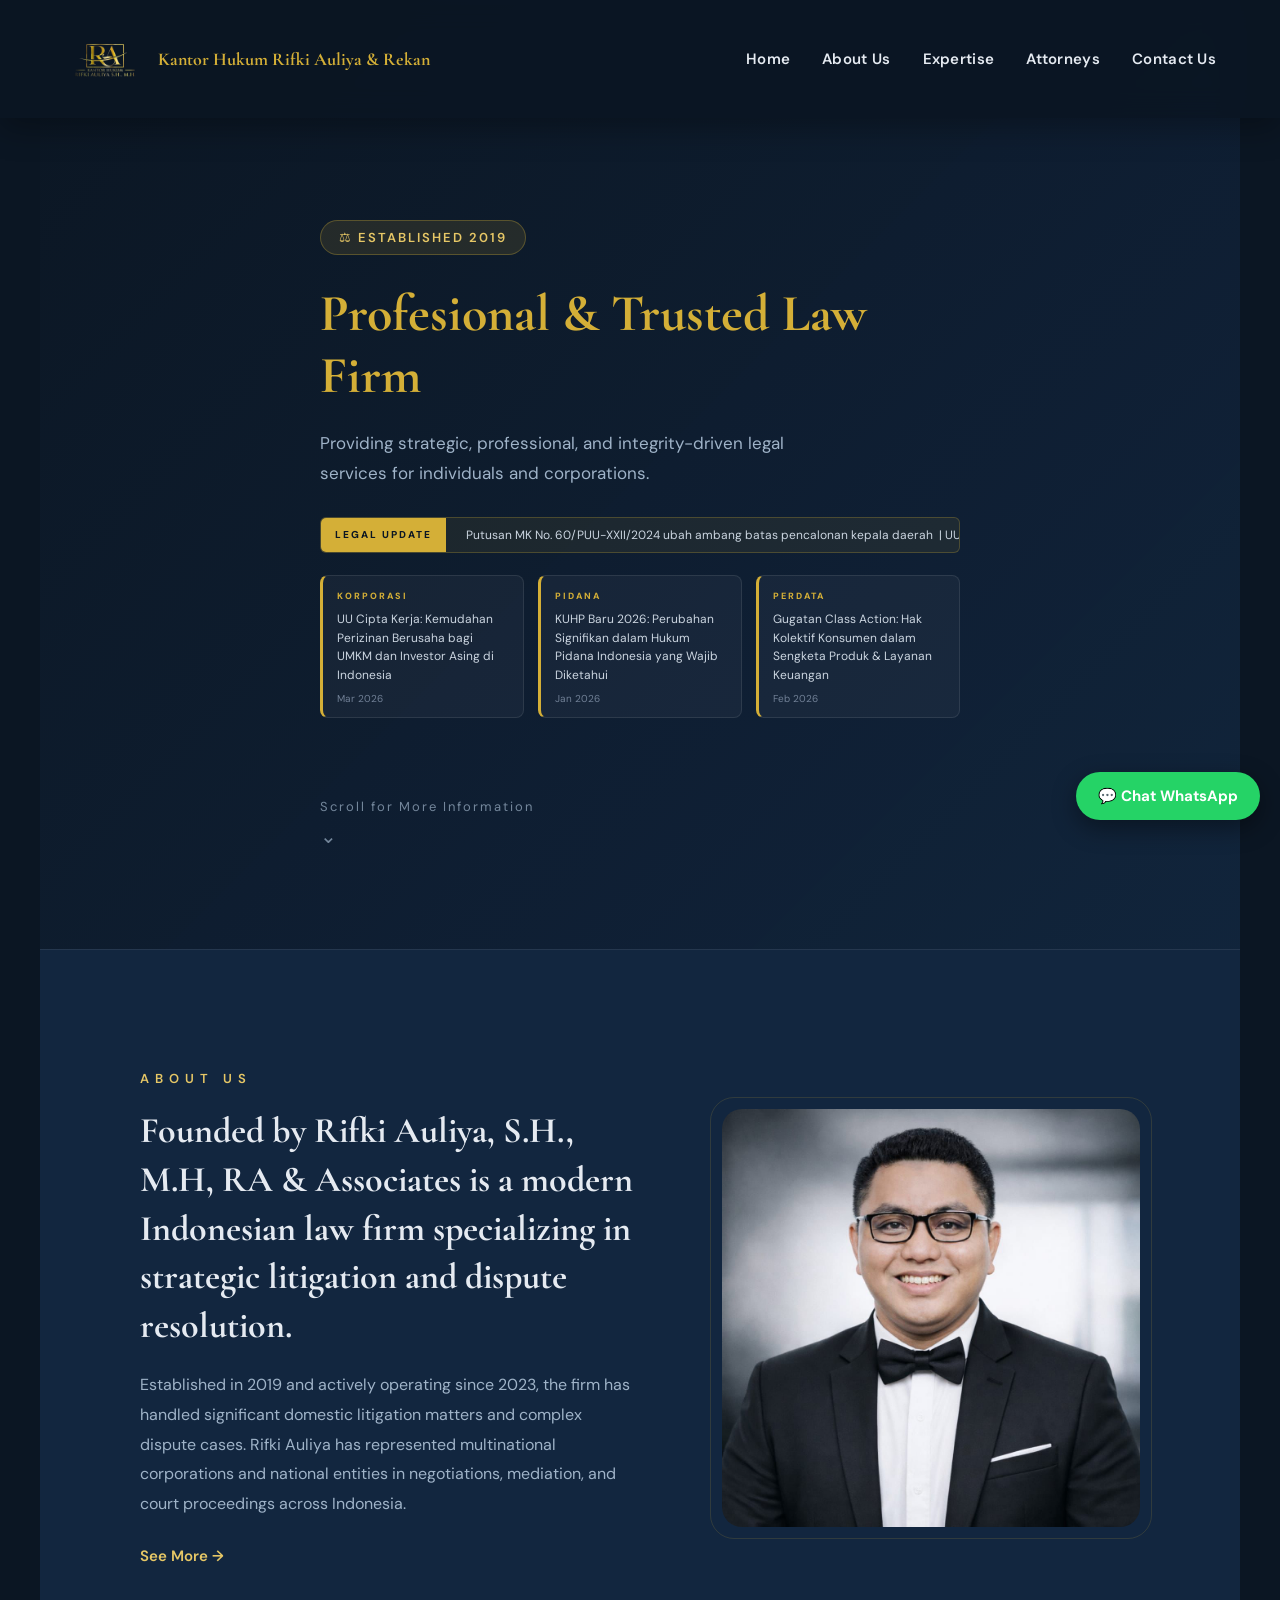
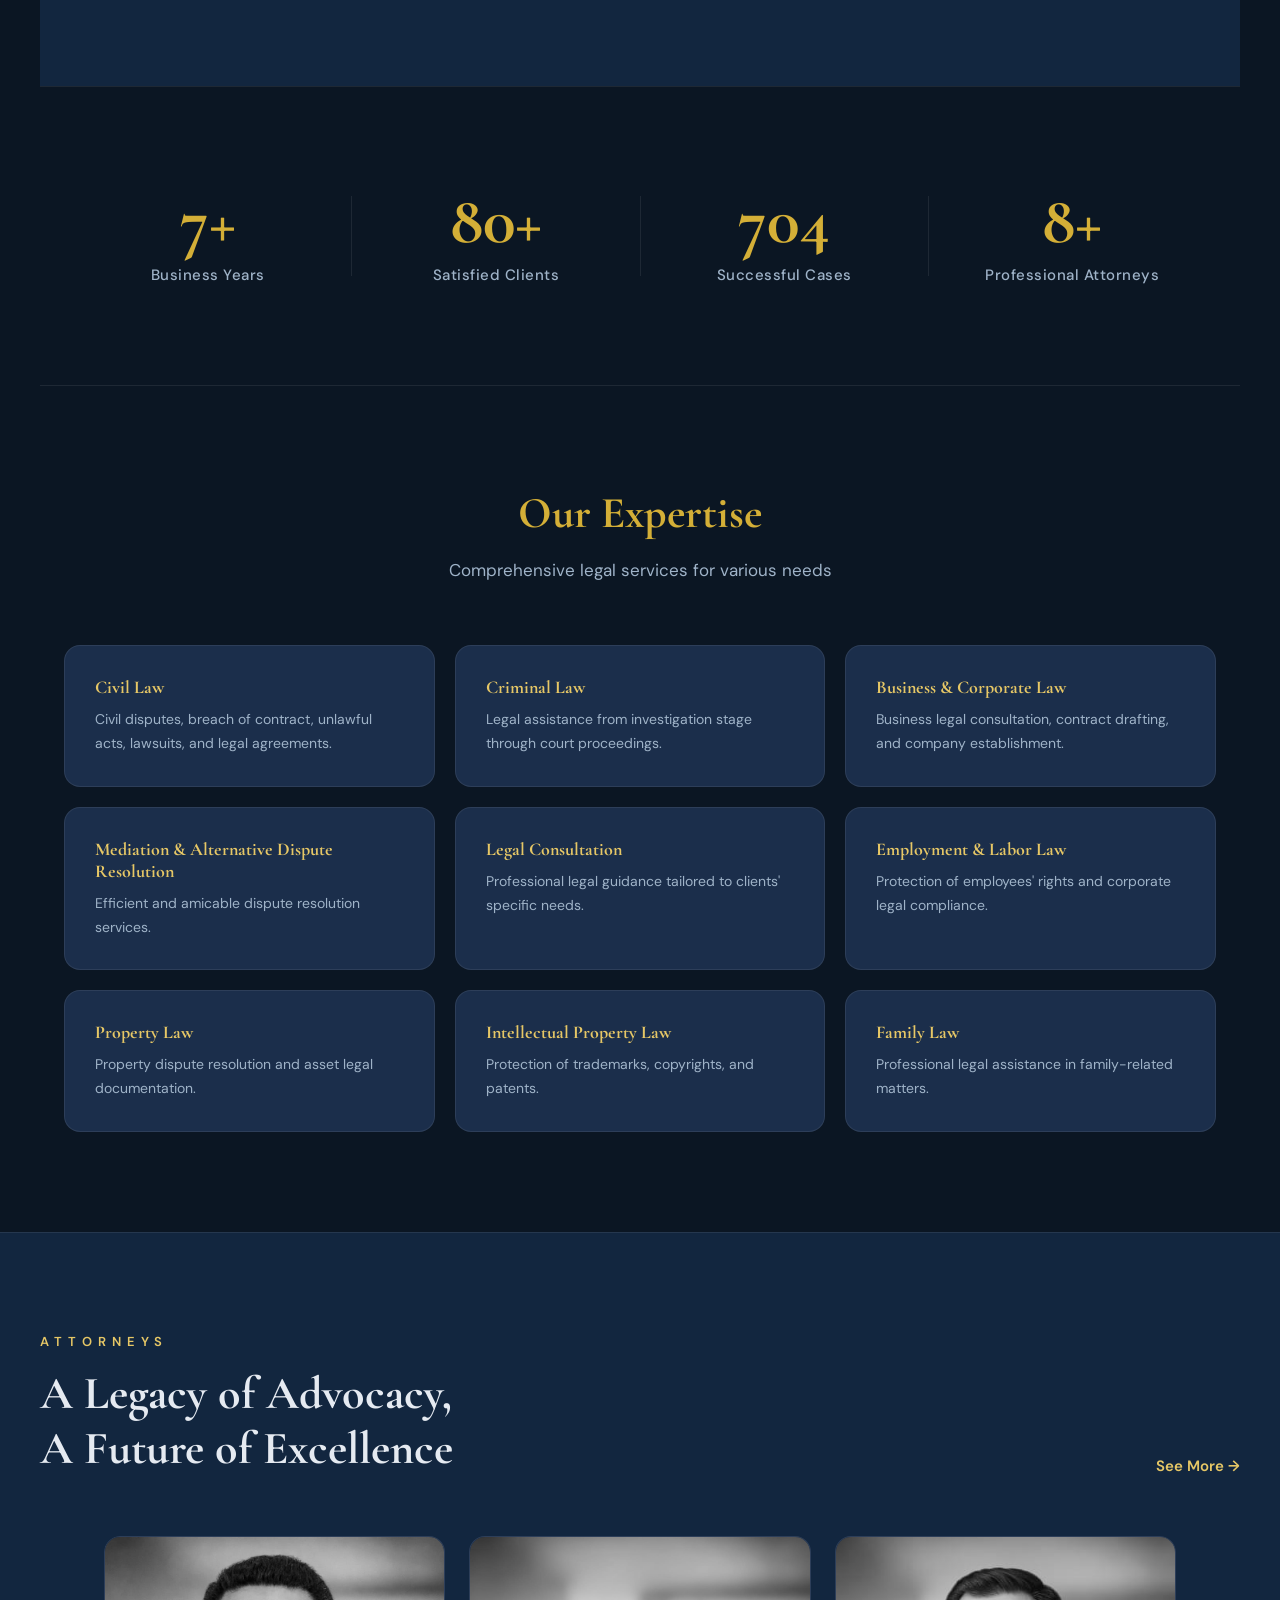
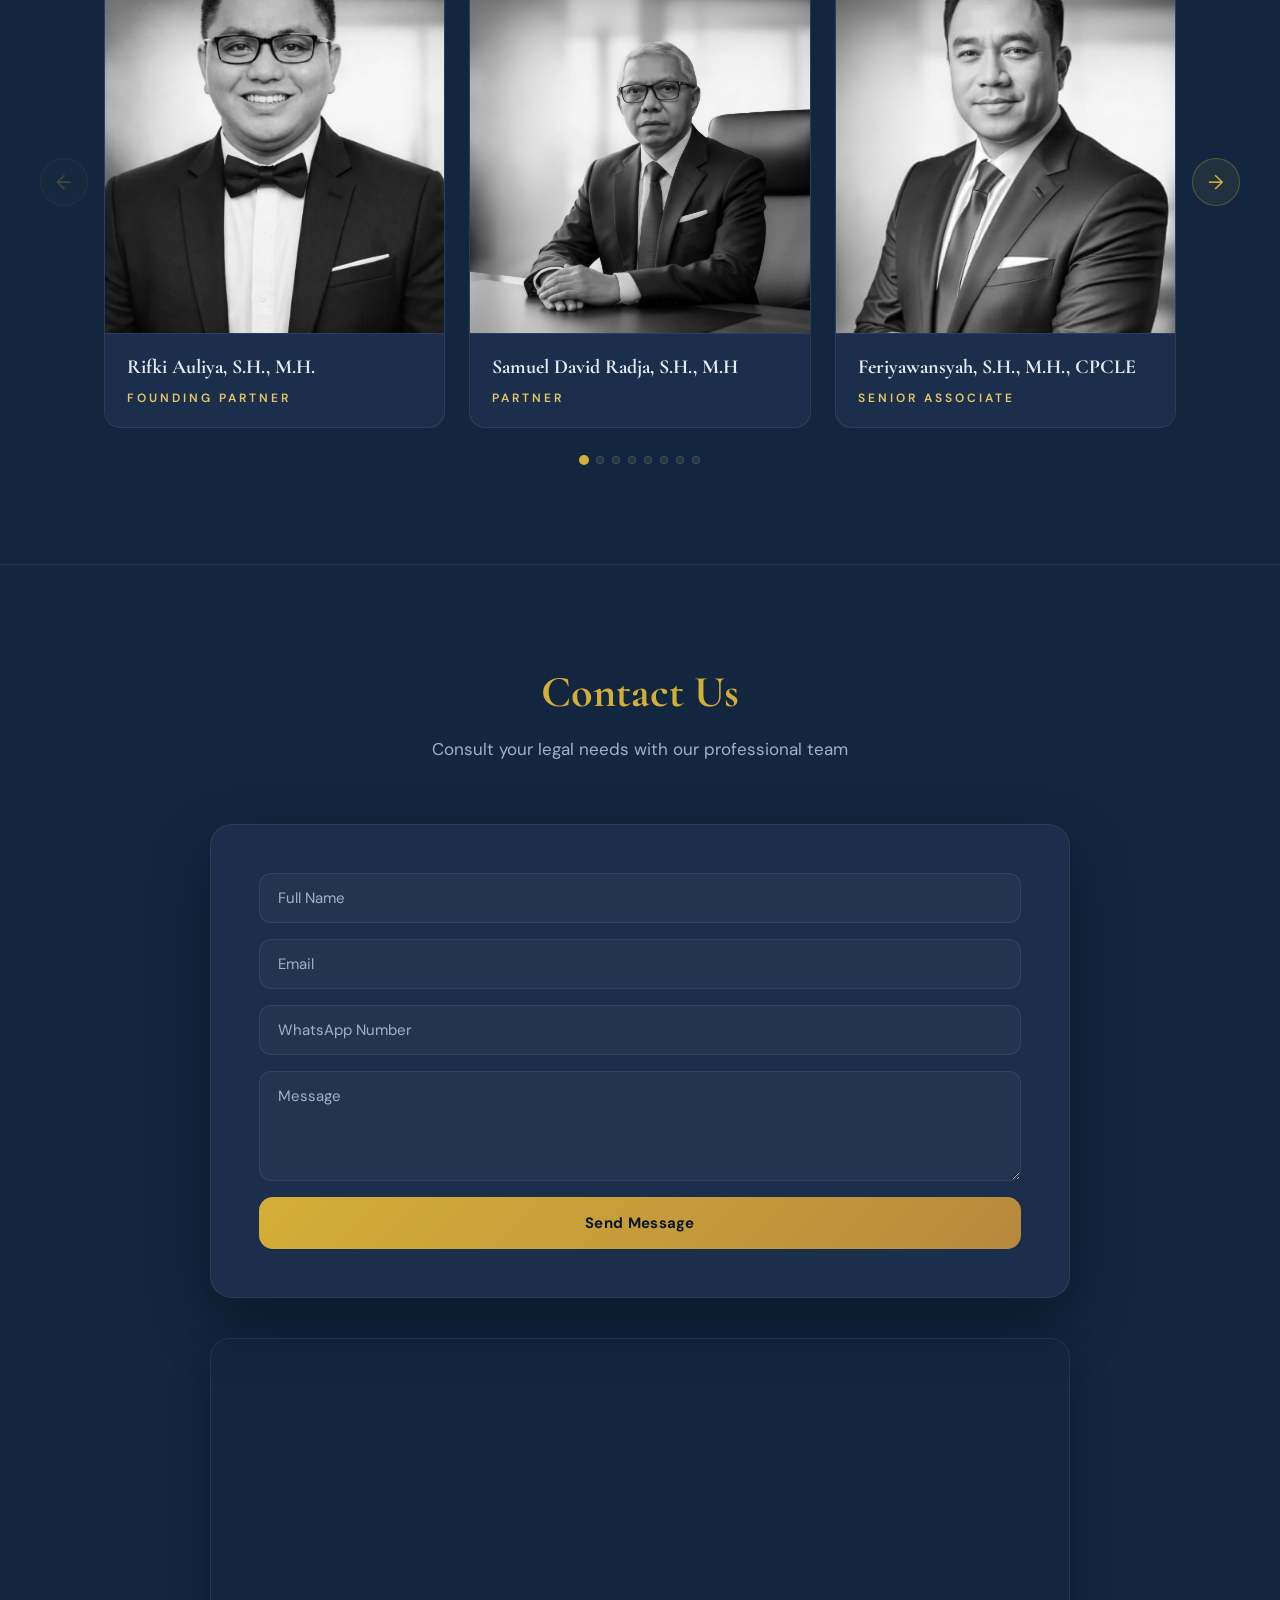
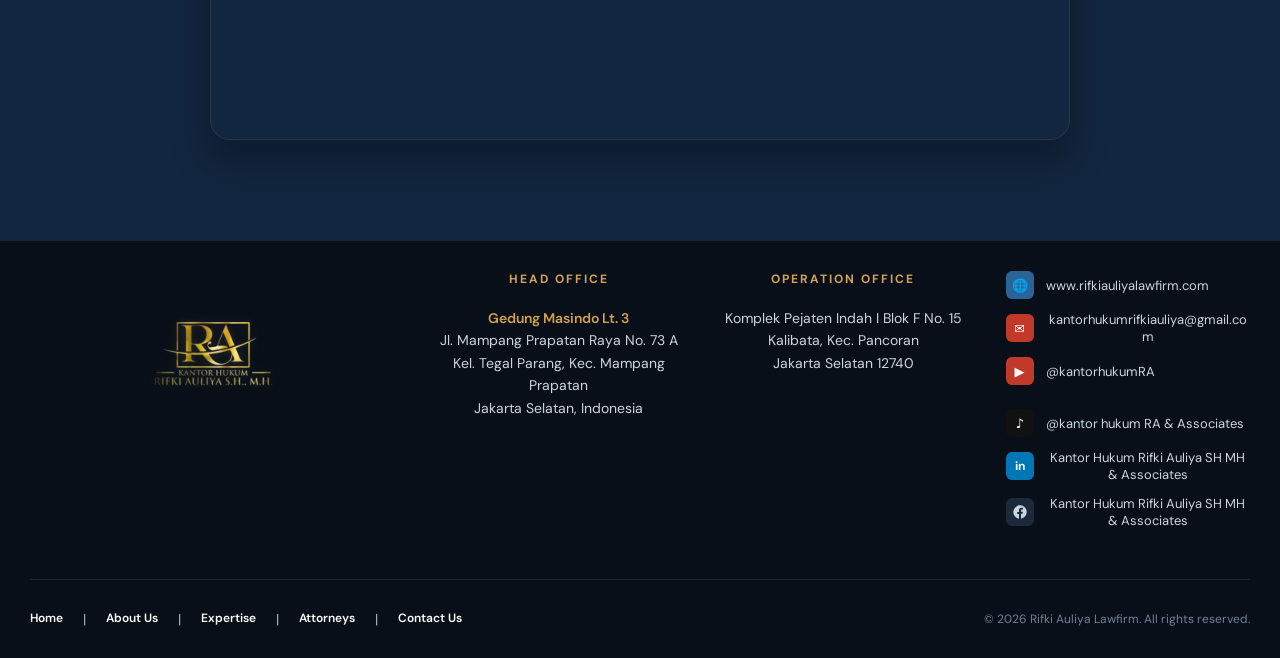
<file: index.html>
<!DOCTYPE html>
<html lang="id">
<head>
<meta charset="UTF-8">
<meta name="viewport" content="width=device-width, initial-scale=1.0">
<title>Rifki Auliya Law Firm | Advokat & Konsultan Hukum</title>

<link rel="preconnect" href="https://fonts.googleapis.com">
<link href="https://fonts.googleapis.com/css2?family=Cormorant+Garamond:wght@400;600;700&family=DM+Sans:wght@400;500;600;700&display=swap" rel="stylesheet">
<!-- <link href="https://fonts.googleapis.com/css2?family=DM+Sans:wght@400;500;700&family=Playfair+Display:wght@700&display=swap" rel="stylesheet"> -->

<!-- CSS EXTERNAL -->
<link rel="stylesheet" href="./assets/css/style.css">

</head> 
<body>

<!-- ================= HEADER ================= -->
<header id="header">
  <div class="navbar">
    <div class="logo">
      <img src="./assets/img/rifkiauliya_logo.png" alt="Logo" width="82" height="82">
      Kantor Hukum Rifki Auliya & Rekan
    </div>

    <nav class="nav-menu">
      <a href="#home">Home</a>
      <a href="#about">About Us</a>
      <a href="#expertise">Expertise</a>
      <a href="#attorney">Attorneys</a>
      <a href="#contact">Contact Us</a>
    </nav>

    <div class="hamburger" id="hamburger">☰</div>
  </div>
</header>

<div class="mobile-sidebar" id="mobileSidebar">
    <div class="sidebar-header">
        <div class="sidebar-logo-wrapper">
            <img src="assets/img/rifkiauliya_logo.png" alt="Rifki Auliya Lawfirm" class="sidebar-logo">
        </div>
        <!-- <button class="close-sidebar" id="closeSidebar" aria-label="Close Menu">
            <span class="close-icon">&times;</span>
        </button> -->
    </div>

    <nav class="mobile-nav-links">
        <a href="#home">Home <span class="nav-arrow">→</span></a>
        <a href="#about">About Us <span class="nav-arrow">→</span></a>
        <a href="#attorneys">Attorneys <span class="nav-arrow">→</span></a>
        <a href="#expertise">Expertise <span class="nav-arrow">→</span></a>
        <a href="#contact">Contact Us <span class="nav-arrow">→</span></a>
    </nav>

    <div class="sidebar-bottom-info">
        <div class="info-group">
            <h5 class="info-label">OFFICE</h5>
            <p class="info-text">
                Jl. Mampang Prapatan Raya No. 73 A Lt. 3<br>
                Jakarta Selatan, Indonesia
            </p>
        </div>
        <div class="info-group">
            <h5 class="info-label">BUSINESS HOURS</h5>
            <p class="info-text">Monday to Friday 9:00 - 18:00</p>
        </div>
    </div>
</div>

<div class="overlay" id="overlay"></div>

<!-- ================= HERO ================= -->
<section class="hero" id="home">
  <div class="hero-content">
    <div class="hero-badge">⚖️ ESTABLISHED 2019</div>
    <h1>Profesional & Trusted Law Firm</h1>
    <p>
      Providing strategic, professional, and integrity-driven legal services for individuals and corporations.
    </p>

        <!-- ===== LEGAL NEWS TICKER ===== -->
    <div class="news-ticker-wrap">
      <span class="ticker-label">LEGAL UPDATE</span>
      <div class="ticker-track-outer">
        <div class="ticker-track" id="newsTicker">
          <span>Putusan MK No. 60/PUU-XXII/2024 ubah ambang batas pencalonan kepala daerah &nbsp;|&nbsp;</span>
          <span>UU KUHP Nasional mulai berlaku penuh per 2 Januari 2026 &nbsp;|&nbsp;</span>
          <span>MA terbitkan SEMA No. 1/2025 tentang penyelesaian perkara pidana ringan &nbsp;|&nbsp;</span>
          <span>OJK perketat regulasi pinjol: bunga harian maksimal 0,1% per hari &nbsp;|&nbsp;</span>
          <span>Putusan MK No. 60/PUU-XXII/2024 ubah ambang batas pencalonan kepala daerah &nbsp;|&nbsp;</span>
          <span>UU KUHP Nasional mulai berlaku penuh per 2 Januari 2026 &nbsp;|&nbsp;</span>
          <span>MA terbitkan SEMA No. 1/2025 tentang penyelesaian perkara pidana ringan &nbsp;|&nbsp;</span>
          <span>OJK perketat regulasi pinjol: bunga harian maksimal 0,1% per hari &nbsp;|&nbsp;</span>
        </div>
      </div>
    </div>
 
    <!-- ===== LEGAL NEWS CARDS ===== -->
    <div class="hero-news-grid">
      <div class="hero-news-card">
        <span class="news-tag">KORPORASI</span>
        <p>UU Cipta Kerja: Kemudahan Perizinan Berusaha bagi UMKM dan Investor Asing di Indonesia</p>
        <span class="news-date">Mar 2026</span>
      </div>
      <div class="hero-news-card">
        <span class="news-tag">PIDANA</span>
        <p>KUHP Baru 2026: Perubahan Signifikan dalam Hukum Pidana Indonesia yang Wajib Diketahui</p>
        <span class="news-date">Jan 2026</span>
      </div>
      <div class="hero-news-card">
        <span class="news-tag">PERDATA</span>
        <p>Gugatan Class Action: Hak Kolektif Konsumen dalam Sengketa Produk & Layanan Keuangan</p>
        <span class="news-date">Feb 2026</span>
      </div>
    </div>
 
    <div class="scroll-indicator">
      <span>Scroll for More Information</span>
      <div class="arrow">⌄</div>
    </div>
  </div>
</section>

<!-- ================= ABOUT PREVIEW ================= -->
<section class="about-preview" id="about">
  <div class="about-container">
    <div class="about-text">
      <span class="about-label">ABOUT US</span>
      <h2>
        Founded by Rifki Auliya, S.H., M.H,
        RA & Associates is a modern Indonesian law firm
        specializing in strategic litigation and dispute resolution.
      </h2>
      <p>
        Established in 2019 and actively operating since 2023,
        the firm has handled significant domestic litigation matters
        and complex dispute cases. Rifki Auliya has represented
        multinational corporations and national entities in negotiations,
        mediation, and court proceedings across Indonesia.
      </p>
      <a href="about.html" class="see-more">See More →</a>
    </div>

    <div class="about-image">
      <img src="assets/img/Founder.jpeg" alt="Founder">
    </div>
  </div>
</section>

<!-- ================= STATS ================= -->
<section class="stats-section">
  <div class="stats-container">
    <div class="stat-box">
      <h2 class="counter" data-target="7">0</h2>
      <p>Business Years</p>
    </div>
    <div class="divider"></div>
    <div class="stat-box">
      <h2 class="counter" data-target="80">0</h2>
      <p>Satisfied Clients</p>
    </div>
    <div class="divider"></div>
    <div class="stat-box">
      <h2 class="counter" data-target="800">0</h2>
      <p>Successful Cases</p>
    </div>
    <div class="divider"></div>
    <div class="stat-box">
      <h2 class="counter" data-target="8">0</h2>
      <p>Professional Attorneys</p>
    </div>
  </div>

 </section>

<!-- ================= SERVICES ================= -->
<section id="expertise">
  <div class="section-title">
    <h2>Our Expertise</h2>
    <p class="subtitle">Comprehensive legal services for various needs</p>
  </div>

  <div class="services">
    <div class="service-card">
      <h3>Civil Law</h3>
      <p>Civil disputes, breach of contract, unlawful acts, lawsuits, and legal agreements.</p>
    </div>
    <div class="service-card">
      <h3>Criminal Law</h3>
      <p>Legal assistance from investigation stage through court proceedings.</p>
    </div>
    <div class="service-card">
      <h3>Business & Corporate Law</h3>
      <p>Business legal consultation, contract drafting, and company establishment.</p>
    </div>
    <div class="service-card">
      <h3>Mediation & Alternative Dispute Resolution</h3>
      <p>Efficient and amicable dispute resolution services.</p>
    </div>
    <div class="service-card">
      <h3>Legal Consultation</h3>
      <p>Professional legal guidance tailored to clients' specific needs.</p>
    </div>
    <div class="service-card">
      <h3>Employment & Labor Law</h3>
      <p>Protection of employees' rights and corporate legal compliance.</p>
    </div>
    <div class="service-card">
      <h3>Property Law</h3>
      <p>Property dispute resolution and asset legal documentation.</p>
    </div>
    <div class="service-card">
      <h3>Intellectual Property Law</h3>
      <p>Protection of trademarks, copyrights, and patents.</p>
    </div>
    <div class="service-card">
      <h3>Family Law</h3>
      <p>Professional legal assistance in family-related matters.</p>
    </div>
  </div>
</section>

<!-- ================= ATTORNEYS ================= -->
<section id="attorney" class="attorney-section">
  <div class="attorney-container">

    <div class="attorney-header">
      <div>
        <span class="attorney-header-label">ATTORNEYS</span>
        <h2 class="attorney-header-title">
          A Legacy of Advocacy,<br>A Future of Excellence
        </h2>
      </div>

      <button onclick="openAttorneyModal()" class="attorney-see-more">
        See More → 
      </button>
    </div>

    <!-- SLIDER WRAPPER -->
    <div class="slider-outer">
      <button class="slider-btn slider-prev" onclick="slideAttorney(-1)" aria-label="Previous">&#8592;</button>

      <div class="slider-viewport">
        <div class="slider-track" id="attorneyTrack">

          <div class="attorney-card">
            <div class="attorney-photo">
              <img src="assets/img/Founder.jpeg" alt="Rifki Auliya"
                onerror="this.parentElement.innerHTML='<div class=&quot;attorney-placeholder&quot;>RA</div>'">
            </div>
            <div class="attorney-info">
              <h4>Rifki Auliya, S.H., M.H.</h4>
              <span>FOUNDING PARTNER</span>
            </div>
          </div>

          <div class="attorney-card">
            <div class="attorney-photo">
              <img src="assets/img/Samuel David Radja, S.H., M.H (Partner).jpeg" alt="Samuel David Radja"
                onerror="this.parentElement.innerHTML='<div class=&quot;attorney-placeholder&quot;>SDR</div>'">
            </div>
            <div class="attorney-info">
              <h4>Samuel David Radja, S.H., M.H</h4>
              <span>PARTNER</span>
            </div>
          </div>

          <div class="attorney-card">
            <div class="attorney-photo">
              <img src="assets/img/Feriyawansyah, S.H., M.H., CPCLE (Senior Associate).jpeg" alt="Feriyawansyah"
                onerror="this.parentElement.innerHTML='<div class=&quot;attorney-placeholder&quot;>FYM</div>'">
            </div>
            <div class="attorney-info">
              <h4>Feriyawansyah, S.H., M.H., CPCLE</h4>
              <span>SENIOR ASSOCIATE</span>
            </div>
          </div>

          <div class="attorney-card">
            <div class="attorney-photo">
              <img src="assets/img/Faisal, S.H (Senior Associate).jpeg" alt="Faisal"
                onerror="this.parentElement.innerHTML='<div class=&quot;attorney-placeholder&quot;>FSL</div>'">
            </div>
            <div class="attorney-info">
              <h4>Faisal, S.H.</h4>
              <span>SENIOR ASSOCIATE</span>
            </div>
          </div>  
          
          <div class="attorney-card">
            <div class="attorney-photo">
              <img src="assets/img/Afrizal Naldi, S.H., M.H (Associate).jpeg" alt="Afrizal Naldi"
                onerror="this.parentElement.innerHTML='<div class=&quot;attorney-placeholder&quot;>ANL</div>'">
                </div>
            <div class="attorney-info">
              <h4>Afrizal Naldi, S.H., M.H.</h4>
              <span>ASSOCIATE</span>
            </div>

          </div>
          <div class="attorney-card">
            <div class="attorney-photo">
              <img src="assets/img/Sahat Parlidungan, S.H ( Associate ).jpeg" alt="Sahat Parlindungan"
                onerror="this.parentElement.innerHTML='<div class=&quot;attorney-placeholder&quot;>SPL</div>'">
                </div>
            <div class="attorney-info">
              <h4>Sahat Parlindungan, S.H</h4>
              <span>ASSOCIATE</span>
            </div>
          </div>
          
          <div class="attorney-card">
            <div class="attorney-photo">
              <img src="assets/img/Devira Nindy, S.H (Associate).jpeg" alt="Devira Nindy"
                onerror="this.parentElement.innerHTML='<div class=&quot;attorney-placeholder&quot;>DN</div>'">
            </div>
            <div class="attorney-info">
              <h4>Devira Nindy, S.H.</h4>
              <span>ASSOCIATE</span>
            </div>
          </div>
          
          <div class="attorney-card">
            <div class="attorney-photo">
              <img src="assets/img/Ipeh Yulifah, S.H (Associate).jpeg" alt="Ipeh Yulifah"
                onerror="this.parentElement.innerHTML='<div class=&quot;attorney-placeholder&quot;>IY</div>'">
                </div>
            <div class="attorney-info">
              <h4>Ipeh Yulifah, S.H.</h4>
              <span>ASSOCIATE</span></div>
          </div>

          <div class="attorney-card">
            <div class="attorney-photo">
              <img src="assets/img/Megy Aidlova, S.T (Katim Media).png" alt="Megy Aidilova"
                onerror="this.parentElement.innerHTML='<div class=&quot;attorney-placeholder&quot;>MA</div>'">
            </div>
            <div class="attorney-info">
              <h4>Megy Aidilova, S.T.</h4>
              <span>KATIM MEDIA</span>
            </div>
          </div>

          <div class="attorney-card">
            <div class="attorney-photo">
              <img src="assets/img/Sahrul Ramadhan (Katim IT).jpeg" alt="Sahrul Ramadhan"
                onerror="this.parentElement.innerHTML='<div class=&quot;attorney-placeholder&quot;>SR</div>'">
            </div>
            <div class="attorney-info">
              <h4>Sahrul Ramadhan</h4>
              <span>KATIM IT</span>
            </div>
          </div>
        </div>
      </div>
      <button class="slider-btn slider-next" onclick="slideAttorney(1)" aria-label="Next">&#8594;</button>
    </div>

    <!-- DOT INDICATORS -->
    <div class="slider-dots" id="sliderDots"></div>

  </div>
</section>

<!-- ================= ATTORNEY MODAL ================= -->
<div class="attorney-modal" id="attorneyModal">
  <div class="attorney-modal-overlay" onclick="closeAttorneyModal()"></div>
  
  <div class="attorney-modal-box">
    <div class="attorney-modal-header">
      <div>
        <span style="letter-spacing:6px; font-size:12px; color:var(--gold-soft); font-weight:600; display:block; margin-bottom:10px;">OUR TEAM</span>
        <h2 style="font-family:'Cormorant Garamond',serif; font-size:36px; color:var(--text); font-weight:700;">All Attorneys & Staff</h2>
      </div>
      <button class="modal-close" onclick="closeAttorneyModal()">✕</button>
    </div>
    <div class="attorney-modal-grid">

      <div class="attorney-card">
        <div class="attorney-photo">
          <img src="assets/img/Founder.jpeg" alt="Rifki Auliya" 
          onerror="this.parentElement.innerHTML='<div class=&quot;attorney-placeholder&quot;>RA</div>'">
        </div>
        <div class="attorney-info"><h4>Rifki Auliya, S.H., M.H.</h4><span>FOUNDING PARTNER</span></div>
      </div>

          <div class="attorney-card">
            <div class="attorney-photo">
              <img src="assets/img/Samuel David Radja, S.H., M.H (Partner).jpeg" alt="Samuel David Radja"
                onerror="this.parentElement.innerHTML='<div class=&quot;attorney-placeholder&quot;>SDR</div>'">
            </div>
            <div class="attorney-info">
              <h4>Samuel David Radja, S.H., M.H</h4>
              <span>PARTNER</span>
            </div>
          </div>
          
          <div class="attorney-card">
            <div class="attorney-photo">
              <img src="assets/img/Feriyawansyah, S.H., M.H., CPCLE (Senior Associate).jpeg" alt="Feriyawansyah"
                onerror="this.parentElement.innerHTML='<div class=&quot;attorney-placeholder&quot;>FYM</div>'">
            </div>
            <div class="attorney-info">
              <h4>Feriyawansyah, S.H., M.H., CPCLE</h4>
              <span>SENIOR ASSOCIATE</span>
            </div>
          </div>

          <div class="attorney-card">
            <div class="attorney-photo">
              <img src="assets/img/Faisal, S.H (Senior Associate).jpeg" alt="Faisal"
                onerror="this.parentElement.innerHTML='<div class=&quot;attorney-placeholder&quot;>FSL</div>'">
            </div>
            <div class="attorney-info">
              <h4>Faisal, S.H.</h4>
              <span>SENIOR ASSOCIATE</span>
            </div>
          </div>  

          <div class="attorney-card">
            <div class="attorney-photo">
              <img src="assets/img/Afrizal Naldi, S.H., M.H (Associate).jpeg" alt="Afrizal Naldi"
                onerror="this.parentElement.innerHTML='<div class=&quot;attorney-placeholder&quot;>ANL</div>'">
                </div>
            <div class="attorney-info">
              <h4>Afrizal Naldi, S.H., M.H.</h4>
              <span>ASSOCIATE</span>
            </div>
          </div>
          
          <div class="attorney-card">
            <div class="attorney-photo">
              <img src="assets/img/Sahat Parlidungan, S.H ( Associate ).jpeg" alt="Sahat Parlindungan"
                onerror="this.parentElement.innerHTML='<div class=&quot;attorney-placeholder&quot;>SPL</div>'">
                </div>
            <div class="attorney-info">
              <h4>Sahat Parlindungan, S.H</h4>
              <span>ASSOCIATE</span>
            </div>
          </div>

          <div class="attorney-card">
            <div class="attorney-photo">
              <img src="assets/img/Devira Nindy, S.H (Associate).jpeg" alt="Devira Nindy"
                onerror="this.parentElement.innerHTML='<div class=&quot;attorney-placeholder&quot;>DN</div>'">
            </div>
            <div class="attorney-info">
              <h4>Devira Nindy, S.H.</h4>
              <span>ASSOCIATE</span>
            </div>
          </div>
          
          <div class="attorney-card">
            <div class="attorney-photo">
              <img src="assets/img/Ipeh Yulifah, S.H (Associate).jpeg" alt="Ipeh Yulifah"
                onerror="this.parentElement.innerHTML='<div class=&quot;attorney-placeholder&quot;>IY</div>'">
                </div>
            <div class="attorney-info">
              <h4>Ipeh Yulifah, S.H.</h4>
              <span>ASSOCIATE</span></div>
          </div>

          <div class="attorney-card">
            <div class="attorney-photo">
              <img src="assets/img/Megy Aidlova, S.T (Katim Media).png" alt="Megy Aidilova"
                onerror="this.parentElement.innerHTML='<div class=&quot;attorney-placeholder&quot;>MA</div>'">
            </div>
            <div class="attorney-info">
              <h4>Megy Aidilova, S.T.</h4>
              <span>KATIM MEDIA</span>
            </div>
          </div>

          <div class="attorney-card">
            <div class="attorney-photo">
              <img src="assets/img/Sahrul Ramadhan (Katim IT).jpeg" alt="Sahrul Ramadhan"
                onerror="this.parentElement.innerHTML='<div class=&quot;attorney-placeholder&quot;>SR</div>'">
            </div>
            <div class="attorney-info">
              <h4>Sahrul Ramadhan</h4>
              <span>KATIM IT</span>
            </div>
          </div>
    </div>
  </div>
</div>

<!-- ================= CONTACT ================= -->
<section id="contact">
  <div class="section-title">
    <h2>Contact Us</h2>
    <p class="subtitle">
      Consult your legal needs with our professional team
    </p>
  </div>

  <div class="contact-box">
    <form>
      <input type="text" placeholder="Full Name" required>
      <input type="email" placeholder="Email" required>
      <input type="tel" placeholder="WhatsApp Number" required>
      <textarea rows="4" placeholder="Message" required></textarea>
      <button type="submit" class="btn">Send Message</button>
    </form>
  </div>

  <!-- GOOGLE MAPS -->
  <div class="map-wrapper">
    <iframe 
      src="https://www.google.com/maps/embed?pb=!1m18!1m12!1m3!1d3966.2616805088406!2d106.82406207499208!3d-6.246160193738892!2m3!1f0!2f0!3f0!3m2!1i1024!2i768!4f13.1!3m3!1m2!1s0x2e69f3001e322447%3A0x5222f07ebb140aee!2sKantor%20Hukum%20Rifki%20Auliya%20%26%20Rekan!5e0!3m2!1sen!2sid!4v1707312000000!5m2!1sen!2sid"
      loading="lazy"
      allowfullscreen=""
      referrerpolicy="no-referrer-when-downgrade">
    </iframe>
  </div>
</section>

<footer>
  <div class="footer-top">
      <div class="footer-brand">
            <img src="./assets/img/rifkiauliya_logo.png" alt="Logo Kantor Hukum Rifki Auliya" class="footer-logo-img">
            <!-- <p style="font-style: italic; color: #718096;">Advokat & Konsultan Hukum</p> -->
        </div>

        <div class="footer-column">
            <h4>Head Office</h4>
            <p>
              <span class="building-name">Gedung Masindo Lt. 3<br></span>
                Jl. Mampang Prapatan Raya No. 73 A<br>
                Kel. Tegal Parang, Kec. Mampang Prapatan<br>
                Jakarta Selatan, Indonesia
            </p>
        </div>

        <div class="footer-column">
            <h4>Operation Office</h4>
            <p>
                Komplek Pejaten Indah I Blok F No. 15<br>
                Kalibata, Kec. Pancoran<br>
                Jakarta Selatan 12740
            </p>
        </div>

        <div class="footer-column">
            <ul class="reach-list">
                <li>
                    <span class="reach-icon reach-icon-web">🌐</span>
                    <a href="https://www.rifkiauliyalawfirm.com" target="_blank" rel="noopener noreferrer">
                      www.rifkiauliyalawfirm.com
                    </a>
                </li>
                <li>
                    <span class="reach-icon reach-icon-email">✉</span>
                    <a href="mailto:kantorhukumrifkiauliya@gmail.com">
                      kantorhukumrifkiauliya@gmail.com
                    </a>
                </li>
                <li>
                    <span class="reach-icon reach-icon-yt">▶</span>
                    <a href="https://www.youtube.com/@kantorhukumRA" target="_blank" rel="noopener noreferrer">
                      @kantorhukumRA
                </li>
                <li>
                    <span class="reach-icon reach-icon-tiktok">♪</span>
                    <a href="https://www.tiktok.com/@kantor.hukum.ra" target="_blank" rel="noopener noreferrer">
                      @kantor hukum RA &amp; Associates
                    </a>
                </li>
                <li>
                    <span class="reach-icon reach-icon-li">in</span>
                    <a href="https://www.linkedin.com/in/kantor-hukum-rifki-auliya-dan-rekan-043698330/" target="_blank" rel="noopener noreferrer">
                      Kantor Hukum Rifki Auliya SH MH &amp; Associates
                    </a>
                </li>
                <li>
                  <span class="reach-icon">
                    <svg xmlns="http://www.w3.org/2000/svg" width="16" height="16" fill="currentColor" viewBox="0 0 24 24">
                    <path d="M22 12.07C22 6.48 17.52 2 12 2S2 6.48 2 12.07c0 5.01 3.66 9.15 8.44 9.93v-7.02H7.9v-2.91h2.54V9.41c0-2.5 1.49-3.89 3.77-3.89 1.09 0 2.23.2 2.23.2v2.46h-1.26c-1.24 0-1.63.77-1.63 1.56v1.88h2.77l-.44 2.91h-2.33V22c4.78-.78 8.45-4.92 8.45-9.93z"/>
                    </svg>
                  </span>
                  <a href="https://www.facebook.com/profile.php?id=61568539971756" target="_blank" rel="noopener noreferrer">
                    Kantor Hukum Rifki Auliya SH MH & Associates
                  </a>
                </li>
            </ul>
        </div>
    </div>

    <div class="footer-bottom">
        <div class="footer-nav">
            <a href="#home">Home</a> |
            <a href="#about">About Us</a> |
            <a href="#expertise">Expertise</a> |
            <a href="#attorney">Attorneys</a> |
            <a href="#contact">Contact Us</a>
        </div>
        <div class="copyright">
            © 2026 Rifki Auliya Lawfirm. All rights reserved.
        </div>
    </div>
</footer>

<!-- ================= WHATSAPP FLOAT BUTTON ================= -->
<a class="wa-float" 
   href="https://wa.me/6281287879621" 
   target="_blank"
   rel="noopener noreferrer"
   aria-label="Chat WhatsApp">
  💬 Chat WhatsApp
</a>
<script src="assets/js/script.js"></script>
</body>
</html>
</file>
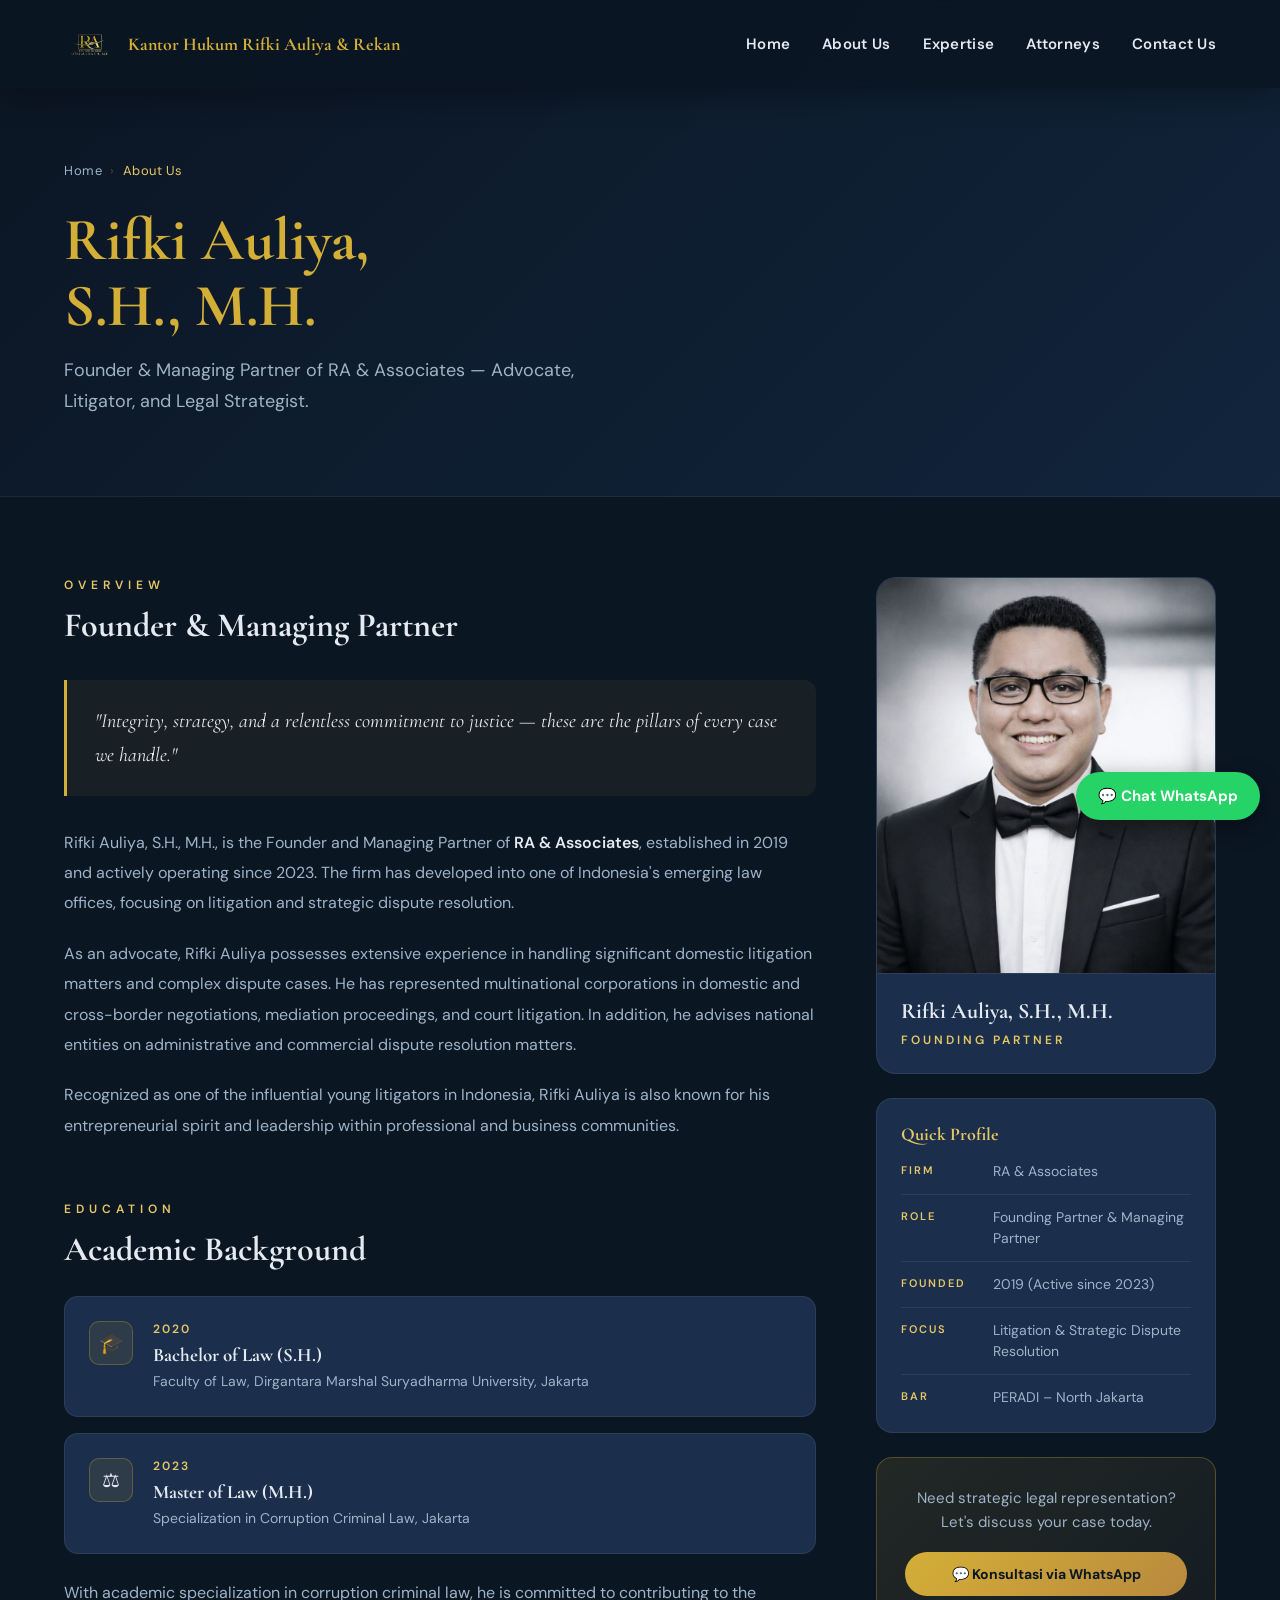
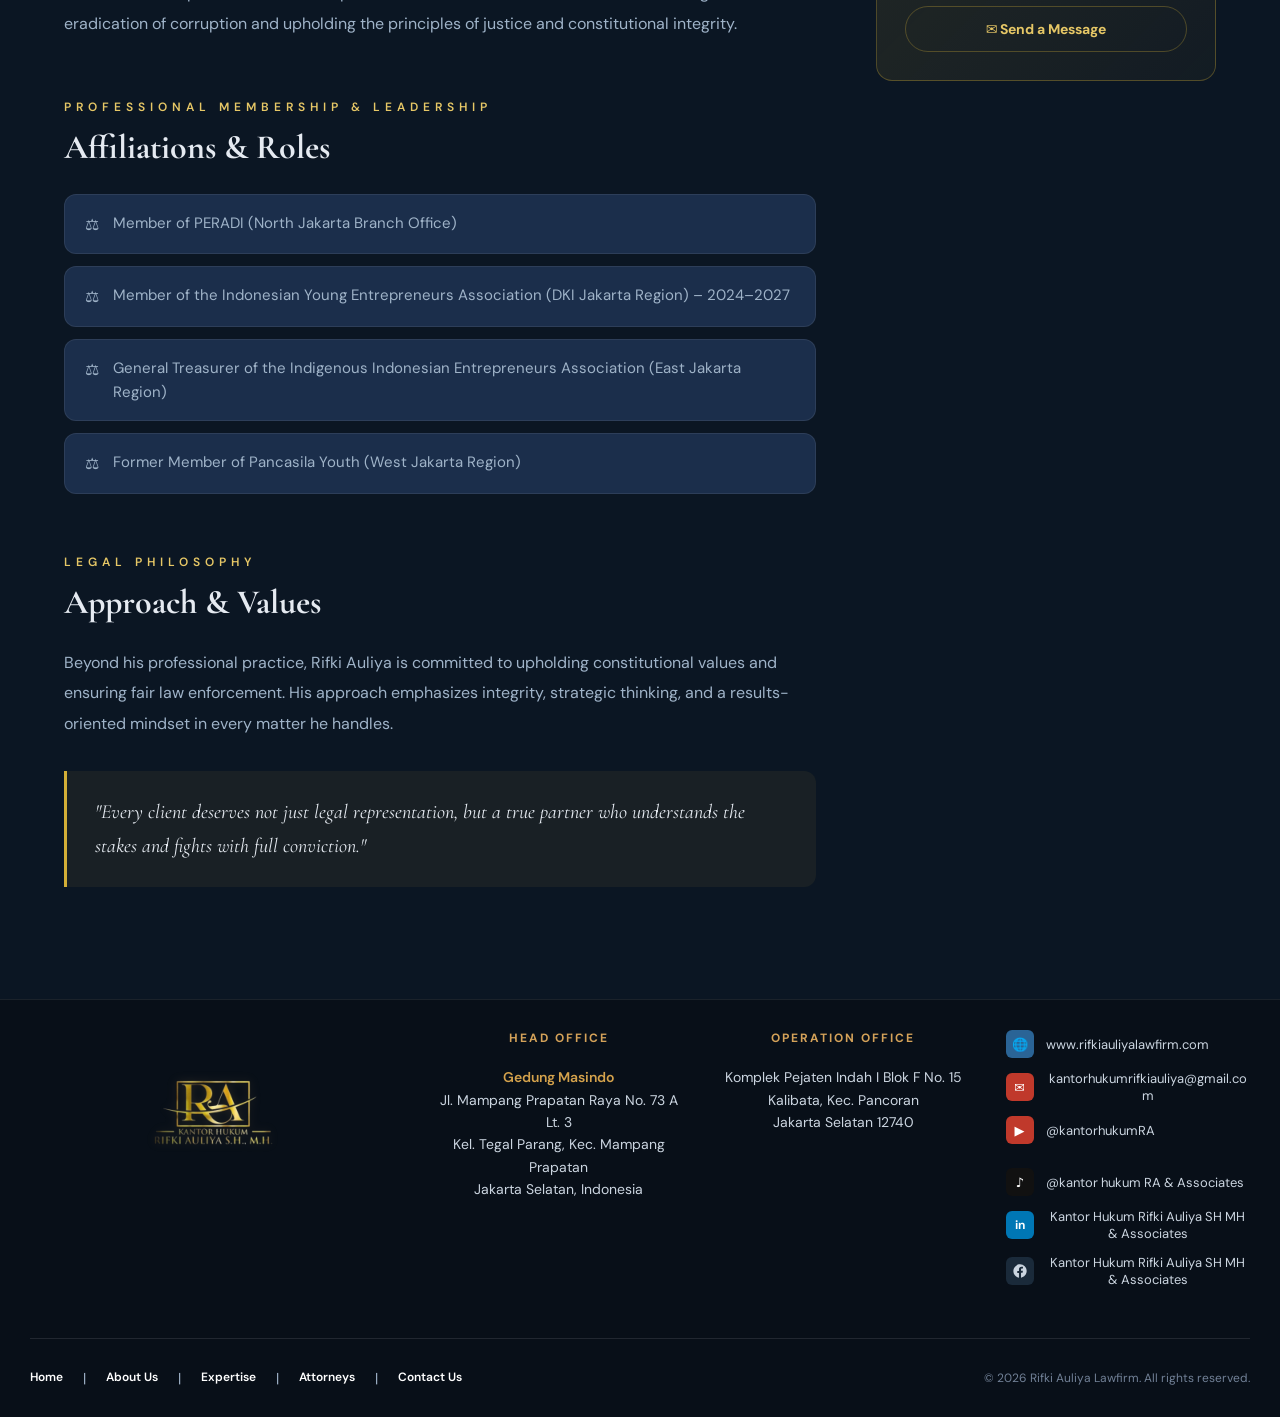
<file: about.html>
<!DOCTYPE html>
<html lang="id">
<head>
<meta charset="UTF-8">
<meta name="viewport" content="width=device-width, initial-scale=1.0">
<title>About Us - Rifki Auliya Law Firm</title>

<link rel="preconnect" href="https://fonts.googleapis.com">
<link href="https://fonts.googleapis.com/css2?family=Cormorant+Garamond:wght@400;600;700&family=DM+Sans:wght@400;500;600;700&display=swap" rel="stylesheet">

<style>
</style>
<link rel="stylesheet" href="./assets/css/style.css">
</head>

<body>

<!-- ================= HEADER ================= -->
<header>
  <div class="navbar">
    <a href="index.html" class="logo">
      <img src="./assets/img/rifkiauliya_logo.png" alt="Logo" width="52" height="52">
      Kantor Hukum Rifki Auliya & Rekan
    </a>

    <nav class="nav-menu">
      <a href="index.html#home">Home</a>
      <a href="index.html#about">About Us</a>
      <a href="index.html#expertise">Expertise</a>
      <a href="index.html#attorney">Attorneys</a>
      <a href="index.html#contact">Contact Us</a>
    </nav>

    <div class="hamburger" id="hamburger" aria-label="Open menu">☰</div>
  </div>
</header>

<!-- ================= MOBILE SIDEBAR ================= -->
<div class="mobile-sidebar" id="mobileSidebar">
    <div class="sidebar-header">
        <div class="sidebar-logo-wrapper">
            <img src="assets/img/rifkiauliya_logo.png" alt="Rifki Auliya Lawfirm" class="sidebar-logo">
        </div>
        <!-- <button class="close-sidebar" id="closeSidebar" aria-label="Close Menu">
            <span class="close-icon">&times;</span>
        </button> -->
    </div>

    <nav class="mobile-nav-links">
        <a href="index.html#home">Home <span class="nav-arrow">→</span></a>
        <a href="index.html#about">About Us <span class="nav-arrow">→</span></a>
        <a href="index.html#attorney">Attorneys <span class="nav-arrow">→</span></a>
        <a href="index.html#expertise">Expertise <span class="nav-arrow">→</span></a>
        <a href="index.html#contact">Contact Us <span class="nav-arrow">→</span></a>
    </nav>

    <div class="sidebar-bottom-info">
        <div class="info-group">
            <h5 class="info-label">OFFICE</h5>
            <p class="info-text">
                Jl. Mampang Prapatan Raya No. 73 A Lt. 3<br>
                Jakarta Selatan, Indonesia
            </p>
        </div>
        <div class="info-group">
            <h5 class="info-label">BUSINESS HOURS</h5>
            <p class="info-text">Monday to Friday 9:00 - 18:00</p>
        </div>
    </div>
</div>
<div class="overlay" id="overlay"></div>

<!-- ================= HERO BANNER ================= -->
<div class="about-hero">
  <div class="about-hero-inner">
    <div class="breadcrumb">
      <a href="index.html">Home</a>
      <span>›</span>
      <span style="color:var(--gold-soft);">About Us</span>
    </div>
    <h1>Rifki Auliya,<br>S.H., M.H.</h1>
    <p class="tagline">Founder & Managing Partner of RA & Associates — Advocate, Litigator, and Legal Strategist.</p>
  </div>
</div>

<!-- ================= MAIN CONTENT ================= -->
<div class="about-main">

  <!-- LEFT: ARTICLE -->
  <div class="about-article">

    <!-- INTRO -->
    <div class="article-section">
      <span class="section-label">OVERVIEW</span>
      <h2>Founder & Managing Partner</h2>

      <div class="quote-block">
        <p>"Integrity, strategy, and a relentless commitment to justice — these are the pillars of every case we handle."</p>
      </div>

      <p>
        Rifki Auliya, S.H., M.H., is the Founder and Managing Partner of 
        <strong>RA & Associates</strong>, established in 2019 and actively operating 
        since 2023. The firm has developed into one of Indonesia's emerging law offices, 
        focusing on litigation and strategic dispute resolution.
      </p>

      <p>
        As an advocate, Rifki Auliya possesses extensive experience in handling 
        significant domestic litigation matters and complex dispute cases. 
        He has represented multinational corporations in domestic and cross-border 
        negotiations, mediation proceedings, and court litigation. In addition, 
        he advises national entities on administrative and commercial dispute 
        resolution matters.
      </p>

      <p>
        Recognized as one of the influential young litigators in Indonesia, 
        Rifki Auliya is also known for his entrepreneurial spirit and leadership 
        within professional and business communities.
      </p>
    </div>

    <!-- EDUCATION -->
    <div class="article-section">
      <span class="section-label">EDUCATION</span>
      <h2>Academic Background</h2>

      <div class="edu-cards">
        <div class="edu-card">
          <div class="edu-icon">🎓</div>
          <div class="edu-detail">
            <span class="edu-year">2020</span>
            <h4>Bachelor of Law (S.H.)</h4>
            <p>Faculty of Law, Dirgantara Marshal Suryadharma University, Jakarta</p>
          </div>
        </div>

        <div class="edu-card">
          <div class="edu-icon">⚖️</div>
          <div class="edu-detail">
            <span class="edu-year">2023</span>
            <h4>Master of Law (M.H.)</h4>
            <p>Specialization in Corruption Criminal Law, Jakarta</p>
          </div>
        </div>
      </div>

      <p style="margin-top:24px;">
        With academic specialization in corruption criminal law, 
        he is committed to contributing to the eradication of corruption 
        and upholding the principles of justice and constitutional integrity.
      </p>
    </div>

    <!-- MEMBERSHIPS -->
    <div class="article-section">
      <span class="section-label">PROFESSIONAL MEMBERSHIP & LEADERSHIP</span>
      <h2>Affiliations & Roles</h2>

      <ul class="membership-list">
        <li>Member of PERADI (North Jakarta Branch Office)</li>
        <li>Member of the Indonesian Young Entrepreneurs Association (DKI Jakarta Region) – 2024–2027</li>
        <li>General Treasurer of the Indigenous Indonesian Entrepreneurs Association (East Jakarta Region)</li>
        <li>Former Member of Pancasila Youth (West Jakarta Region)</li>
      </ul>
    </div>

    <!-- PHILOSOPHY -->
    <div class="article-section">
      <span class="section-label">LEGAL PHILOSOPHY</span>
      <h2>Approach & Values</h2>

      <p>
        Beyond his professional practice, Rifki Auliya is committed to 
        upholding constitutional values and ensuring fair law enforcement. 
        His approach emphasizes integrity, strategic thinking, and a 
        results-oriented mindset in every matter he handles.
      </p>

      <div class="quote-block">
        <p>"Every client deserves not just legal representation, but a true partner who understands the stakes and fights with full conviction."</p>
      </div>
    </div>

  </div>

  <!-- RIGHT: SIDEBAR -->
  <div class="about-sidebar">

    <!-- PROFILE CARD -->
    <div class="profile-card">
      <div class="profile-card-img">
        <img src="assets/img/Founder.jpeg" alt="Rifki Auliya">
      </div>
      <div class="profile-card-body">
        <h3>Rifki Auliya, S.H., M.H.</h3>
        <span class="role">FOUNDING PARTNER</span>
      </div>
    </div>

    <!-- QUICK INFO -->
    <div class="quick-info">
      <h4>Quick Profile</h4>
      <div class="info-row">
        <div class="info-item">
          <span class="label">FIRM</span>
          <span class="value">RA & Associates</span>
        </div>
        <div class="info-item">
          <span class="label">ROLE</span>
          <span class="value">Founding Partner & Managing Partner</span>
        </div>
        <div class="info-item">
          <span class="label">FOUNDED</span>
          <span class="value">2019 (Active since 2023)</span>
        </div>
        <div class="info-item">
          <span class="label">FOCUS</span>
          <span class="value">Litigation & Strategic Dispute Resolution</span>
        </div>
        <div class="info-item">
          <span class="label">BAR</span>
          <span class="value">PERADI – North Jakarta</span>
        </div>
      </div>
    </div>

    <!-- CTA -->
    <div class="cta-card">
      <p>Need strategic legal representation? Let's discuss your case today.</p>
      <a href="https://wa.me/6281287879621" target="_blank" rel="noopener noreferrer" class="cta-btn">
        💬 Konsultasi via WhatsApp
      </a>
      <a href="index.html#contact" class="cta-btn" style="margin-top:10px; background:transparent; border:1px solid var(--border-gold); color:var(--gold-soft);">
        ✉️ Send a Message
      </a>
    </div>

  </div>
</div>

<!-- ================= FOOTER ================= -->
<footer>
  <div class="footer-top">
      <div class="footer-brand">
            <img src="./assets/img/rifkiauliya_logo.png" alt="Logo Kantor Hukum Rifki Auliya" class="footer-logo-img">
            <!-- <p style="font-style: italic; color: #718096;">Advokat & Konsultan Hukum</p> -->
        </div>

        <div class="footer-column">
            <h4>Head Office</h4>
            <p>
              <span class="building-name">Gedung Masindo<br></span>
                Jl. Mampang Prapatan Raya No. 73 A Lt. 3<br>
                Kel. Tegal Parang, Kec. Mampang Prapatan<br>
                Jakarta Selatan, Indonesia
            </p>
        </div>

        <div class="footer-column">
            <h4>Operation Office</h4>
            <p>
                Komplek Pejaten Indah I Blok F No. 15<br>
                Kalibata, Kec. Pancoran<br>
                Jakarta Selatan 12740
            </p>
        </div>

        <div class="footer-column">
            <ul class="reach-list">
                <li>
                    <span class="reach-icon reach-icon-web">🌐</span>
                    <a href="https://www.rifkiauliyalawfirm.com" target="_blank" rel="noopener noreferrer">
                      www.rifkiauliyalawfirm.com
                    </a>
                </li>
                <li>
                    <span class="reach-icon reach-icon-email">✉</span>
                    <a href="mailto:kantorhukumrifkiauliya@gmail.com">
                      kantorhukumrifkiauliya@gmail.com
                    </a>
                </li>
                <li>
                    <span class="reach-icon reach-icon-yt">▶</span>
                    <a href="https://www.youtube.com/@kantorhukumRA" target="_blank" rel="noopener noreferrer">
                      @kantorhukumRA
                </li>
                <li>
                    <span class="reach-icon reach-icon-tiktok">♪</span>
                    <a href="https://www.tiktok.com/@kantor.hukum.ra" target="_blank" rel="noopener noreferrer">
                      @kantor hukum RA &amp; Associates
                    </a>
                </li>
                <li>
                    <span class="reach-icon reach-icon-li">in</span>
                    <a href="https://www.linkedin.com/in/kantor-hukum-rifki-auliya-dan-rekan-043698330/" target="_blank" rel="noopener noreferrer">
                      Kantor Hukum Rifki Auliya SH MH &amp; Associates
                    </a>
                </li>
                <li>
                  <span class="reach-icon">
                    <svg xmlns="http://www.w3.org/2000/svg" width="16" height="16" fill="currentColor" viewBox="0 0 24 24">
                    <path d="M22 12.07C22 6.48 17.52 2 12 2S2 6.48 2 12.07c0 5.01 3.66 9.15 8.44 9.93v-7.02H7.9v-2.91h2.54V9.41c0-2.5 1.49-3.89 3.77-3.89 1.09 0 2.23.2 2.23.2v2.46h-1.26c-1.24 0-1.63.77-1.63 1.56v1.88h2.77l-.44 2.91h-2.33V22c4.78-.78 8.45-4.92 8.45-9.93z"/>
                    </svg>
                  </span>
                  <a href="https://www.facebook.com/profile.php?id=61568539971756" target="_blank" rel="noopener noreferrer">
                    Kantor Hukum Rifki Auliya SH MH & Associates
                  </a>
                </li>
            </ul>
        </div>
    </div>

    <div class="footer-bottom">
        <div class="footer-nav">
            <a href="index.html#home">Home</a> |
            <a href="index.html#about">About Us</a> |
            <a href="index.html#expertise">Expertise</a> |
            <a href="index.html#attorney">Attorneys</a> |
            <a href="index.html#contact">Contact Us</a>
        </div>
        <div class="copyright">
            © 2026 Rifki Auliya Lawfirm. All rights reserved.
        </div>
    </div>
</footer>

<!-- ================= WHATSAPP FLOAT BUTTON ================= -->
<a class="wa-float" 
   href="https://wa.me/6281287879621" 
   target="_blank"
   rel="noopener noreferrer"
   aria-label="Chat WhatsApp">
  💬 Chat WhatsApp
</a>

<!-- ================= SCRIPT ================= -->
<script>
/* SIDEBAR MOBILE */
const hamburger = document.getElementById("hamburger");
const sidebar   = document.getElementById("mobileSidebar");
const overlay   = document.getElementById("overlay");

hamburger.onclick = () => {
  sidebar.classList.add("active");
  overlay.classList.add("active");
};

overlay.onclick = closeSidebar;
document.querySelectorAll(".mobile-sidebar a").forEach(link => {
  link.onclick = closeSidebar;
});

function closeSidebar(){
  sidebar.classList.remove("active");
  overlay.classList.remove("active");
}
</script>

</body>
</html>
</file>
<file: assets/css/style.css>
/* ================= ROOT ================= */
:root{
  --dark:#0B1623;
  --dark-soft:#12263F;
  --surface:#142C4C;
  --card:#1B2E4B;

  --gold:#D4AF37;
  --gold-soft:#E6C766;

  --text:#E5EAF1;
  --muted:#9FB3C8;

  --border:rgba(255,255,255,.08);
  --border-gold:rgba(212,175,55,.3);
}

*{
  box-sizing:border-box;
  margin:0;
  padding:0;
  font-family:'DM Sans', system-ui, sans-serif;
}

body{
  background:var(--dark);
  color:var(--text);
  overflow-x:hidden;
}

/* ================= HEADER ================= */
header{
  position:fixed;
  top:0;
  left:0;
  width:100%;
  z-index:1000;
  padding:18px 0;
  background:transparent;
  transition:.3s ease;
}

header.scrolled{
  background:rgba(11,22,35,.9);
  backdrop-filter:blur(14px);
  box-shadow:0 10px 30px rgba(0,0,0,.3);
}

.navbar{
  max-width:1200px;
  margin:auto;
  padding:0 24px;
  display:flex;
  justify-content:space-between;
  align-items:center;
}

.logo{
  display:flex;
  align-items:center;
  gap:12px;
  font-weight:700;
  font-size:18px;
  color:var(--gold);
  font-family:'Cormorant Garamond', serif;
}

.nav-menu{
  display:flex;
  gap:32px;
}

.nav-menu a{
  text-decoration:none;
  color:var(--text);
  font-weight:600;
  position:relative;
  font-size:15px;
  letter-spacing:.3px;
}

.nav-menu a::after{
  content:"";
  position:absolute;
  bottom:-6px;
  left:0;
  width:0;
  height:2px;
  background:var(--gold);
  transition:.3s;
}

.nav-menu a:hover::after{
  width:100%;
}

.nav-menu a:hover{
  color:var(--gold-soft);
}

/* HAMBURGER */
.hamburger{
  display:none;
  font-size:26px;
  color:var(--text);
  cursor:pointer;
}

/* ================= HERO ================= */
.hero{
  min-height:100vh;
  background:
    linear-gradient(135deg, rgba(11,22,35,.92), rgba(18,38,63,.88)),
    url("https://images.unsplash.com/photo-1589829545856-d10d557cf95f") center/cover;
  display:flex;
  align-items:center;
}

.hero-content{
  max-width:1200px;
  margin:auto;
  padding:120px 24px 0;
}

.hero-badge{
  display:inline-flex;
  align-items:center;
  gap:8px;
  background:rgba(212,175,55,.12);
  border:1px solid var(--border-gold);
  padding:8px 18px;
  border-radius:50px;
  font-size:13px;
  color:var(--gold-soft);
  letter-spacing:2px;
  font-weight:600;
  margin-bottom:28px;
}

.hero h1{
  font-size:52px;
  color:var(--gold);
  max-width:640px;
  line-height:1.2;
  font-family:'Cormorant Garamond', serif;
  font-weight:700;
}

.hero p{
  margin-top:20px;
  max-width:520px;
  line-height:1.8;
  color:var(--muted);
  font-size:17px;
}

.scroll-indicator{
  margin-top:80px;
  text-align:left;
  color:var(--muted);
  font-size:13px;
  letter-spacing:2px;
  opacity:.7;
}

.scroll-indicator .arrow{
  margin-top:8px;
  font-size:20px;
  animation: bounce 1.8s infinite;
}

@keyframes bounce{
  0%,100%{ transform:translateY(0); }
  50%{ transform:translateY(8px); }
}

/* === NEWS TICKER === */
.news-ticker-wrap {
  display: flex;
  align-items: center;
  gap: 0;
  background: rgba(212, 175, 55, 0.08);
  border: 1px solid rgba(212, 175, 55, 0.25);
  border-radius: 6px;
  overflow: hidden;
  margin: 28px 0 22px;
  height: 36px;
  max-width: 640px;
}
.ticker-label {
  background: var(--gold, #D4AF37);
  color: #0B1623;
  font-size: 10px;
  font-weight: 800;
  letter-spacing: 2px;
  padding: 0 14px;
  height: 100%;
  display: flex;
  align-items: center;
  white-space: nowrap;
  flex-shrink: 0;
}
.ticker-track-outer {
  overflow: hidden;
  flex: 1;
  height: 100%;
  position: relative;
}
.ticker-track {
  display: flex;
  align-items: center;
  height: 100%;
  white-space: nowrap;
  animation: ticker-scroll 30s linear infinite;
  font-size: 12px;
  color: #cbd5e0;
  padding-left: 20px;
}
@keyframes ticker-scroll {
  0%   { transform: translateX(0); }
  100% { transform: translateX(-50%); }
}
.ticker-track-outer:hover .ticker-track {
  animation-play-state: paused;
}
 
/* === HERO NEWS CARDS === */
.hero-news-grid {
  display: flex;
  gap: 14px;
  max-width: 640px;
  margin-bottom: 32px;
  flex-wrap: wrap;
}
.hero-news-card {
  flex: 1;
  min-width: 160px;
  background: rgba(255,255,255,0.04);
  border: 1px solid rgba(255,255,255,0.09);
  border-left: 3px solid var(--gold, #D4AF37);
  border-radius: 8px;
  padding: 14px 14px 12px;
  cursor: pointer;
  transition: background 0.3s, transform 0.2s;
  display: flex;
  flex-direction: column;
  gap: 8px;
}
.hero-news-card:hover {
  background: rgba(212,175,55,0.08);
  transform: translateY(-2px);
}
.news-tag {
  font-size: 9px;
  font-weight: 800;
  letter-spacing: 2px;
  color: var(--gold, #D4AF37);
}
.hero-news-card p {
  font-size: 12px;
  line-height: 1.55;
  color: #cbd5e0;
  margin: 0;
}
.news-date {
  font-size: 10px;
  color: #718096;
  margin-top: auto;
}
 
@media (max-width: 768px) {
  /* Hero layout */
  .hero {
    align-items: flex-start;
    min-height: 100svh;
  }
  .hero-content {
    padding: 100px 18px 40px;
    width: 100%;
    box-sizing: border-box;
  }

  /* Badge */
  .hero-badge {
    font-size: 11px;
    padding: 6px 14px;
    margin-bottom: 20px;
  }

  /* Heading & paragraph */
  .hero h1 {
    font-size: 30px;
    max-width: 100%;
    line-height: 1.25;
  }
  .hero p {
    font-size: 14px;
    max-width: 100%;
    margin-top: 14px;
    line-height: 1.7;
  }

  /* News ticker */
  .news-ticker-wrap {
    max-width: 100%;
    width: 100%;
    margin: 20px 0 16px;
    height: 32px;
  }
  .ticker-label {
    font-size: 9px;
    padding: 0 10px;
    letter-spacing: 1px;
  }
  .ticker-track {
    font-size: 11px;
  }

  /* News cards: stack vertically, full width */
  .hero-news-grid {
    flex-direction: column;
    max-width: 100%;
    width: 100%;
    gap: 10px;
    margin-bottom: 24px;
  }
  .hero-news-card {
    min-width: unset;
    width: 100%;
    padding: 12px 12px 10px;
    gap: 6px;
  }
  .hero-news-card p {
    font-size: 12px;
    line-height: 1.5;
  }
  .news-tag {
    font-size: 9px;
  }
  .news-date {
    font-size: 10px;
  }

  /* Scroll indicator */
  .scroll-indicator {
    margin-top: 28px;
    font-size: 11px;
  }
}

/* ================= ABOUT PREVIEW ================= */
.about-preview{
  background:var(--dark-soft);
  padding:120px 24px;
  border-top:1px solid var(--border);
}

.about-container{
  max-width:1000px;
  margin:auto;
  display:grid;
  grid-template-columns:1.2fr 1fr;
  align-items:center;
  gap:80px;
}

.about-label{
  letter-spacing:6px;
  font-size:13px;
  color:var(--gold-soft);
  font-weight:600;
  display:block;
  margin-bottom:20px;
}

.about-text h2{
  font-size:36px;
  margin-bottom:20px;
  line-height:1.35;
  color:var(--text);
  font-family:'Cormorant Garamond', serif;
  font-weight:700;
}

.about-text p{
  font-size:16px;
  line-height:1.85;
  color:var(--muted);
  max-width:580px;
}

.see-more{
  display:inline-flex;
  align-items:center;
  gap:6px;
  margin-top:28px;
  text-decoration:none;
  font-weight:600;
  color:var(--gold-soft);
  transition:.3s;
  font-size:15px;
}

.see-more:hover{
  color:var(--gold);
  gap:10px;
}

.about-image{
  position:relative;
}

.about-image::before{
  content:'';
  position:absolute;
  inset:-12px;
  border:1px solid var(--border-gold);
  border-radius:24px;
  opacity:.5;
}

.about-image img{
  width:100%;
  max-width:420px;
  border-radius:20px;
  display:block;
  margin-left:auto;
  position:relative;
}

/* ================= STATS ================= */
.stats-section {
  background:var(--dark);
  padding:100px 24px;
  border-top:1px solid var(--border);
  border-bottom:1px solid var(--border);
}

.stats-container {
  max-width:1200px;
  margin:auto;
  display:flex;
  justify-content:space-between;
  align-items:center;
  text-align:center;
}

.stat-box { flex:1; }

.stat-box h2 {
  font-size:68px;
  color:var(--gold);
  margin-bottom:10px;
  font-weight:700;
  font-family:'Cormorant Garamond', serif;
  line-height:1;
}

.stat-box p {
  font-size:15px;
  color:var(--muted);
  font-weight:500;
  letter-spacing:.5px;
}

.divider {
  width:1px;
  height:80px;
  background:var(--border);
}

/* ================= SECTION ================= */
section{
  padding:100px 24px;
  max-width:1200px;
  margin:auto;
}

.section-title{
  text-align:center;
  margin-bottom:60px;
}

.section-title h2{
  font-size:44px;
  color:var(--gold);
  margin-bottom:16px;
  font-weight:700;
  font-family:'Cormorant Garamond', serif;
}

.section-title .subtitle{
  font-size:17px;
  color:var(--muted);
  max-width:560px;
  margin:0 auto;
  line-height:1.7;
}

/* ================= SERVICES ================= */
.services{
  display:grid;
  grid-template-columns:repeat(3,1fr);
  gap:20px;
}

@media (max-width:1024px){
  .services{ grid-template-columns:repeat(2,1fr); }
}

@media (max-width:640px){
  .services{ grid-template-columns:1fr; }
}

.service-card{
  background:var(--card);
  border:1px solid var(--border);
  padding:30px;
  border-radius:16px;
  transition:.35s ease;
  position:relative;
  overflow:hidden;
}

.service-card::before{
  content:'';
  position:absolute;
  top:0;
  left:0;
  width:3px;
  height:0;
  background:linear-gradient(180deg, var(--gold), var(--gold-soft));
  transition:.35s ease;
}

.service-card:hover{
  transform:translateY(-6px);
  border-color:var(--border-gold);
  box-shadow:0 20px 40px rgba(0,0,0,.4);
}

.service-card:hover::before{
  height:100%;
}

.service-card h3{
  color:var(--gold-soft);
  margin-bottom:10px;
  font-size:18px;
  font-family:'Cormorant Garamond', serif;
  font-weight:700;
}

.service-card p{
  color:var(--muted);
  font-size:14px;
  line-height:1.7;
}

/* ================= CONTACT ================= */
#contact{
  background:var(--dark-soft);
  border-top:1px solid var(--border);
  max-width:100%;
  padding:100px 24px;
}

#contact > .section-title{ max-width:1200px; margin:0 auto 60px; }

.contact-box{
  max-width:860px;
  margin:auto;
  background:var(--card);
  padding:48px;
  border-radius:22px;
  border:1px solid var(--border);
  box-shadow:0 25px 60px rgba(0,0,0,.35);
}

.contact-box form{
  display:grid;
  gap:16px;
}

.contact-box input,
.contact-box textarea{
  width:100%;
  padding:14px 18px;
  border-radius:12px;
  border:1px solid var(--border);
  background:rgba(255,255,255,.03);
  color:var(--text);
  font-size:15px;
  font-family:'DM Sans', sans-serif;
  transition:.3s;
}

.contact-box input::placeholder,
.contact-box textarea::placeholder{
  color:var(--muted);
}

.contact-box input:focus,
.contact-box textarea:focus{
  outline:none;
  border-color:var(--gold);
  background:rgba(212,175,55,.04);
}

.btn{
  padding:16px;
  border-radius:14px;
  border:none;
  background:linear-gradient(135deg,var(--gold),#b8893e);
  color:#0B1623;
  font-weight:700;
  font-size:15px;
  cursor:pointer;
  transition:.3s ease;
  letter-spacing:.3px;
  font-family:'DM Sans', sans-serif;
}

.btn:hover{
  transform:translateY(-2px);
  box-shadow:0 12px 30px rgba(212,175,55,.3);
}

/* ================= GOOGLE MAPS ================= */
.map-wrapper{
  margin-top:40px;
  border-radius:20px;
  overflow:hidden;
  border:1px solid var(--border);
  box-shadow:0 20px 40px rgba(0,0,0,.3);
  max-width:860px;
  margin-left:auto;
  margin-right:auto;
}

.map-wrapper iframe{
  width:100%;
  height:400px;
  border:0;
  display:block;
}

/* ================= MOBILE SIDEBAR ================= */
/* .mobile-sidebar{
  position:fixed;
  top:0;
  left:-100%;
  width:270px;
  height:100vh;
  background:var(--dark-soft);
  border-right:1px solid var(--border);
  padding:100px 28px;
  transition:.3s;
  z-index:1001;
}

.mobile-sidebar.active{
  left:0;
}

.mobile-sidebar a{
  display:block;
  margin-bottom:24px;
  color:var(--text);
  text-decoration:none;
  font-weight:600;
  font-size:16px;
  transition:.2s;
}

.mobile-sidebar a:hover{
  color:var(--gold);
} */

/* Sidebar Container */
.mobile-sidebar {
    position: fixed;
    top: 0;
    right: -100%; /* Sembunyi total di kanan */
    width: 85%;
    max-width: 380px;
    height: 100vh;
    background: #ffffff;
    z-index: 2000;
    visibility: hidden;
    /* Efek transisi smooth dan perlahan */
    transition: right 0.5s cubic-bezier(0.77, 0.2, 0.05, 1.0), 
                visibility 0.5s ease;
    display: flex;
    flex-direction: column;
    padding: 30px;
    box-shadow: -10px 0 30px rgba(0,0,0,0.1);
}

.mobile-sidebar.active {
    right: 0;
    visibility: visible;
}

/* Header & Tombol Close */
.sidebar-header {
    display: flex;
    justify-content: space-between;
    align-items: center;
    margin-bottom: 0px;
}

.sidebar-logo {
    height: 150px;
    width: auto;
}

.close-sidebar {
    background: none;
    border: none;
    font-size: 32px;
    line-height: 1;
    color: #051622;
    cursor: pointer;
    padding: 10px;
    transition: transform 0.3s ease;
}

.close-sidebar:hover {
    transform: rotate(90deg);
    color: #D4A259;
}

/* Navigasi Links */
.mobile-nav-links {
    flex-grow: 1;
}

.mobile-nav-links a {
    display: flex;
    justify-content: space-between;
    align-items: center;
    padding: 20px 0;
    font-size: 22px;
    font-weight: 500;
    color: #051622;
    text-decoration: none;
    border-bottom: 1px solid #f0f0f0;
    transition: color 0.3s ease;
}

.nav-arrow {
    font-size: 18px;
    color: #D4A259;
    opacity: 0.4;
    transition: transform 0.3s ease;
}

.mobile-nav-links a:hover {
    color: #D4A259;
}

.mobile-nav-links a:hover .nav-arrow {
    transform: translateX(5px);
    opacity: 1;
}

/* Informasi Bawah (Alamat & Jam) */
.sidebar-bottom-info {
    padding-top: 30px;
}

.info-label {
    font-size: 10px;
    letter-spacing: 2px;
    color: #D4A259;
    margin-bottom: 8px;
    text-transform: uppercase;
}

.info-text {
    font-size: 13px;
    color: #666;
    line-height: 1.6;
    margin-bottom: 20px;
}

/* Overlay Filter */
.overlay {
    position: fixed;
    inset: 0;
    background: rgba(0, 0, 0, 0.4);
    backdrop-filter: blur(2px);
    opacity: 0;
    pointer-events: none;
    transition: opacity 0.4s ease;
    z-index: 1500;
}

.overlay.active {
    opacity: 1;
    pointer-events: auto;
}

/* Sembunyikan hamburger di desktop */
.hamburger {
    display: none;
    cursor: pointer;
    font-size: 28px;
    color: #D4A259;
}

/* Munculkan hamburger di mobile */
@media (max-width: 992px) {
    .nav-menu { display: none; } /* Sembunyikan menu desktop */
    .hamburger { display: block; } /* Munculkan tombol ☰ */
}

/* OVERLAY */
.overlay{
  position:fixed;
  inset:0;
  background:rgba(0,0,0,.6);
  opacity:0;
  pointer-events:none;
  transition:.3s;
  z-index:1000;
}

.overlay.active{
  opacity:1;
  pointer-events:auto;
}

/* ================= WHATSAPP FLOAT ================= */
.wa-float{
  position:fixed;
  bottom:80px;
  right:20px;
  background:#25D366;
  color:#fff;
  padding:14px 22px;
  border-radius:50px;
  font-weight:700;
  cursor:pointer;
  box-shadow:0 8px 25px rgba(0,0,0,.4);
  z-index:999;
  text-decoration:none;
  display:flex;
  align-items:center;
  gap:8px;
  transition:.3s;
  font-size:15px;
}

.wa-float:hover{
  transform:translateY(-3px);
  box-shadow:0 12px 30px rgba(0,0,0,.5);
}

/* ================= RESPONSIVE ================= */
@media(max-width:900px){
  .nav-menu{ display:none; }
  .hamburger{ display:block; }
  .about-container{ grid-template-columns:1fr; text-align:center; gap:50px; }
  .about-text p{ max-width:100%; }
  .about-image::before{ display:none; }
  .about-image img{ margin:0 auto; }
  .stats-container{ flex-direction:column; gap:40px; padding:0 24px; }
  .divider{ display:none; }
  .contact-box{ padding:30px 20px; }
  .section-title h2{ font-size:34px; }
  .hero h1{ font-size:38px; }
}

@media(max-width:600px){
  .hero h1{ font-size:32px; }
  .section-title h2{ font-size:28px; }
  .wa-float{ bottom:20px; right:15px; padding:12px 18px; font-size:14px; }
}

/* ===== SLIDER ===== */
.slider-outer{
  position:relative;
  display:flex;
  align-items:center;
  gap:16px;
}
.slider-viewport{
  overflow:hidden;
  flex:1;
  border-radius:16px;
}
.slider-track{
  display:flex;
  gap:24px;
  transition:transform .45s cubic-bezier(.4,0,.2,1);
}
.slider-track .attorney-card{
  flex:0 0 calc((100% - 48px) / 3);
  min-width:0;
}
@media(max-width:900px){
  .slider-track .attorney-card{ flex:0 0 calc((100% - 24px) / 2); }
}
@media(max-width:560px){
  .slider-track .attorney-card{ flex:0 0 100%; }
}
.slider-btn{
  flex-shrink:0;
  width:48px;
  height:48px;
  border-radius:50%;
  border:1px solid var(--border-gold);
  background:rgba(212,175,55,.08);
  color:var(--gold);
  font-size:20px;
  cursor:pointer;
  transition:.3s;
  display:flex;
  align-items:center;
  justify-content:center;
}
.slider-btn:hover{
  background:rgba(212,175,55,.2);
  box-shadow:0 0 20px rgba(212,175,55,.2);
}
.slider-btn:disabled{
  opacity:.25;
  cursor:not-allowed;
}
.slider-dots{
  display:flex;
  justify-content:center;
  gap:8px;
  margin-top:28px;
}
.slider-dot{
  width:8px;
  height:8px;
  border-radius:50%;
  background:var(--border);
  border:1px solid rgba(212,175,55,.2);
  cursor:pointer;
  transition:.3s;
}
.slider-dot.active{
  background:var(--gold);
  transform:scale(1.25);
}

/* ===== ATTORNEY SECTION CLEAN ===== */
.attorney-section{
  max-width:100%;
  background:var(--dark-soft);
  border-top:1px solid var(--border);
  padding:100px 24px;
}

.attorney-container{
  max-width:1200px;
  margin:auto;
}

.attorney-header{
  display:flex;
  justify-content:space-between;
  align-items:flex-end;
  margin-bottom:60px;
  flex-wrap:wrap;
  gap:20px;
}

.attorney-header-label{
  letter-spacing:6px;
  font-size:13px;
  color:var(--gold-soft);
  font-weight:600;
  display:block;
  margin-bottom:16px;
}

.attorney-header-title{
  font-size:46px;
  color:var(--text);
  font-family:'Cormorant Garamond', serif;
  font-weight:700;
  line-height:1.2;
  max-width:520px;
}

.attorney-see-more{
  display:inline-flex;
  align-items:center;
  gap:8px;
  background:none;
  border:none;
  cursor:pointer;
  color:var(--gold-soft);
  font-weight:600;
  font-size:15px;
  transition:.3s;
  white-space:nowrap;
  font-family:'DM Sans',sans-serif;
}

.attorney-see-more:hover{
  color:var(--gold);
  gap:14px;
}

/* ===== MODAL HEADER CLEAN ===== */
.modal-header-label{
  letter-spacing:6px;
  font-size:12px;
  color:var(--gold-soft);
  font-weight:600;
  display:block;
  margin-bottom:10px;
}

.modal-header-title{
  font-family:'Cormorant Garamond',serif;
  font-size:36px;
  color:var(--text);
  font-weight:700;
}

/* ===== ATTORNEY CARDS ===== */
.attorney-card{
  background:var(--card);
  border:1px solid var(--border);
  border-radius:16px;
  overflow:hidden;
  transition:.35s ease;
  cursor:default;
}
.attorney-card:hover{
  transform:translateY(-6px);
  border-color:var(--border-gold);
  box-shadow:0 20px 50px rgba(0,0,0,.45);
}
.attorney-photo{
  width:100%;
  aspect-ratio:3/3.5;
  overflow:hidden;
  background:var(--surface);
  position:relative;
}
.attorney-photo img{
  width:100%;
  height:100%;
  object-fit:cover;
  object-position:top;
  filter:grayscale(100%);
  transition:.4s ease;
}
.attorney-card:hover .attorney-photo img{
  filter:grayscale(0%);
  transform:scale(1.04);
}
.attorney-placeholder{
  width:100%;
  height:100%;
  display:flex;
  align-items:center;
  justify-content:center;
  font-family:'Cormorant Garamond', serif;
  font-size:52px;
  font-weight:700;
  color:rgba(212,175,55,.4);
  background:linear-gradient(135deg, var(--surface), var(--dark-soft));
  letter-spacing:4px;
}
.placeholder-wrap{
  display:flex;
  align-items:stretch;
}
.attorney-info{
  padding:20px 22px;
  border-top:1px solid var(--border);
}
.attorney-info h4{
  font-family:'Cormorant Garamond', serif;
  font-size:20px;
  font-weight:700;
  color:var(--text);
  margin-bottom:6px;
  line-height:1.3;
}
.attorney-info span{
  font-size:12px;
  letter-spacing:3px;
  color:var(--gold-soft);
  font-weight:600;
}

/* ===== MODAL ===== */
.attorney-modal{
  position:fixed;
  inset:0;
  z-index:2000;
  display:flex;
  align-items:center;
  justify-content:center;
  padding:24px;
  opacity:0;
  pointer-events:none;
  transition:opacity .3s;
}
.attorney-modal.open{
  opacity:1;
  pointer-events:auto;
}
.attorney-modal-overlay{
  position:absolute;
  inset:0;
  background:rgba(0,0,0,.75);
  backdrop-filter:blur(6px);
}
.attorney-modal-box{
  position:relative;
  background:var(--dark-soft);
  border:1px solid var(--border-gold);
  border-radius:24px;
  width:100%;
  max-width:1000px;
  max-height:90vh;
  overflow-y:auto;
  padding:48px;
  box-shadow:0 40px 80px rgba(0,0,0,.6);
  transform:translateY(30px);
  transition:transform .35s cubic-bezier(.4,0,.2,1);
}
.attorney-modal.open .attorney-modal-box{
  transform:translateY(0);
}
.attorney-modal-header{
  display:flex;
  justify-content:space-between;
  align-items:flex-start;
  margin-bottom:40px;
}
.modal-close{
  background:rgba(255,255,255,.06);
  border:1px solid var(--border);
  color:var(--muted);
  width:40px;
  height:40px;
  border-radius:50%;
  cursor:pointer;
  font-size:16px;
  transition:.3s;
  display:flex;
  align-items:center;
  justify-content:center;
  flex-shrink:0;
}
.modal-close:hover{
  background:rgba(212,175,55,.1);
  border-color:var(--border-gold);
  color:var(--gold);
}
.attorney-modal-grid{
  display:grid;
  grid-template-columns:repeat(3,1fr);
  gap:24px;
}
@media(max-width:700px){
  .attorney-modal-grid{ grid-template-columns:repeat(2,1fr); }
  .attorney-modal-box{ padding:28px 20px; }
}
@media(max-width:440px){
  .attorney-modal-grid{ grid-template-columns:1fr; }
}
.attorney-modal-box::-webkit-scrollbar{ width:6px; }
.attorney-modal-box::-webkit-scrollbar-track{ background:transparent; }
.attorney-modal-box::-webkit-scrollbar-thumb{ background:var(--border-gold); border-radius:3px; }


/* FOOTER STYLE REFINEMENT */
footer {
    background: #051622; /* Navy lebih pekat agar elegan */
    color: #ffffff;
    padding: 60px 8% 20px;
    font-size: 14px;
}

.footer-top {
    display: grid;
    grid-template-columns: 1.5fr 1fr 1fr 1fr;
    gap: 40px;
    margin-bottom: 50px;
}

.footer-brand h2 {
    font-family: 'Playfair Display', serif;
    font-size: 28px;
    color: #D4A259;
    margin-bottom: 10px;
    line-height: 1.2;
}

.footer-column h4 {
    color: #D4A259;
    text-transform: uppercase;
    font-size: 12px;
    letter-spacing: 2px;
    margin-bottom: 20px;
}

.footer-column p {
    color: #cbd5e0;
    line-height: 1.6;
    margin-bottom: 15px;
}

.social-links {
    display: flex;
    gap: 15px;
    margin-top: 15px;
}

.social-links a {
    color: #fff;
    font-size: 18px;
    transition: 0.3s;
}

.social-links a:hover { color: #D4A259; }

/* Garis Tipis & Navigasi Bawah */
.footer-bottom {
    border-top: 1px solid rgba(255,255,255,0.1);
    padding-top: 30px;
    display: flex;
    justify-content: space-between;
    align-items: center;
}

.footer-nav {
    display: flex;
    gap: 20px;
}

.footer-nav a {
    color: #fff;
    text-decoration: none;
    font-weight: 600;
    font-size: 12px;
}

.footer-nav a {
    transition: 0.3s;
}

.footer-nav a:hover {
    color: #D4A259;
}

.copyright {
    color: #718096;
    font-size: 12px;
}

@media (max-width: 992px) {
    .footer-top { grid-template-columns: 1fr 1fr; }
}

@media (max-width: 600px) {
    .footer-top { grid-template-columns: 1fr; }
    .footer-bottom { flex-direction: column; gap: 20px; text-align: center; }
}

.footer-logo-img {
    max-width: 160px;
    width: 100%;
    height: auto;
    display: block;
    object-fit: contain;
    filter: drop-shadow(0px 0px 5px rgba(212, 162, 89, 0.2));
}

/* Reach Us At list */
.reach-list {
    list-style: none;
    padding: 0;
    margin: 0;
    display: flex;
    flex-direction: column;
    gap: 12px;
}
.reach-list li {
    display: flex;
    align-items: center;
    gap: 12px;
    color: #cbd5e0;
    font-size: 13px;
}
.reach-list li a {
    color: #cbd5e0;
    text-decoration: none;
    transition: color 0.3s;
    word-break: break-word;
}
.reach-list li a:hover {
    color: #D4A259;
}
.reach-icon {
    display: inline-flex;
    align-items: center;
    justify-content: center;
    width: 28px;
    height: 28px;
    border-radius: 6px;
    font-size: 13px;
    font-weight: 700;
    flex-shrink: 0;
    background: #1a2a3a;
}
.reach-icon-web  { background: #2a6496; color: #fff; }
.reach-icon-email{ background: #c0392b; color: #fff; }
.reach-icon-yt   { background: #c0392b; color: #fff; }
.reach-icon-tiktok{ background: #111; color: #fff; }
.reach-icon-li   { background: #0077b5; color: #fff; font-size: 12px; }

/* Style About */

/* ================= ROOT ================= */
:root{
  --dark:#0B1623;
  --dark-soft:#12263F;
  --surface:#142C4C;
  --card:#1B2E4B;
  --gold:#D4AF37;
  --gold-soft:#E6C766;
  --text:#E5EAF1;
  --muted:#9FB3C8;
  --border:rgba(255,255,255,.08);
  --border-gold:rgba(212,175,55,.3);
}

*{
  box-sizing:border-box;
  margin:0;
  padding:0;
  font-family:'DM Sans', system-ui, sans-serif;
}

body{
  background:var(--dark);
  color:var(--text);
  overflow-x:hidden;
}

/* ================= HEADER ================= */
header{
  position:fixed;
  top:0;
  left:0;
  width:100%;
  z-index:1000;
  padding:18px 0;
  background:rgba(11,22,35,.9);
  backdrop-filter:blur(14px);
  box-shadow:0 10px 30px rgba(0,0,0,.3);
}

.navbar{
  max-width:1200px;
  margin:auto;
  padding:0 24px;
  display:flex;
  justify-content:space-between;
  align-items:center;
}

.logo{
  display:flex;
  align-items:center;
  gap:12px;
  font-weight:700;
  font-size:18px;
  color:var(--gold);
  font-family:'Cormorant Garamond', serif;
  text-decoration:none;
}

.nav-menu{
  display:flex;
  gap:32px;
}

.nav-menu a{
  text-decoration:none;
  color:var(--text);
  font-weight:600;
  position:relative;
  font-size:15px;
  letter-spacing:.3px;
}

.nav-menu a::after{
  content:"";
  position:absolute;
  bottom:-6px;
  left:0;
  width:0;
  height:2px;
  background:var(--gold);
  transition:.3s;
}

.nav-menu a:hover::after{ width:100%; }
.nav-menu a:hover{ color:var(--gold-soft); }

.hamburger{
  display:none;
  font-size:26px;
  color:var(--text);
  cursor:pointer;
}

/* ================= HERO BANNER ================= */
.about-hero{
  padding-top:82px;
  background:
    linear-gradient(135deg, rgba(11,22,35,.95), rgba(18,38,63,.9)),
    url("https://images.unsplash.com/photo-1589829545856-d10d557cf95f") center/cover fixed;
  padding-bottom:80px;
  border-bottom:1px solid var(--border);
}

.about-hero-inner{
  max-width:1200px;
  margin:auto;
  padding:80px 24px 0;
}

.breadcrumb{
  display:flex;
  align-items:center;
  gap:8px;
  font-size:13px;
  color:var(--muted);
  margin-bottom:28px;
  letter-spacing:.5px;
}

.breadcrumb a{
  color:var(--muted);
  text-decoration:none;
  transition:.2s;
}

.breadcrumb a:hover{ color:var(--gold-soft); }
.breadcrumb span{ color:var(--border-gold); }

.about-hero-inner h1{
  font-family:'Cormorant Garamond', serif;
  font-size:60px;
  font-weight:700;
  color:var(--gold);
  line-height:1.1;
  max-width:700px;
}

.about-hero-inner .tagline{
  margin-top:16px;
  font-size:18px;
  color:var(--muted);
  max-width:560px;
  line-height:1.7;
}

/* ================= MAIN CONTENT ================= */
.about-main{
  max-width:1200px;
  margin:auto;
  padding:80px 24px;
  display:grid;
  grid-template-columns:1fr 340px;
  gap:60px;
  align-items:start;
}

/* ===== LEFT: ARTICLE ===== */
.about-article{}

.article-section{
  margin-bottom:60px;
}

.article-section:last-child{
  margin-bottom:0;
}

.section-label{
  letter-spacing:5px;
  font-size:12px;
  color:var(--gold-soft);
  font-weight:600;
  display:block;
  margin-bottom:12px;
}

.article-section h2{
  font-family:'Cormorant Garamond', serif;
  font-size:34px;
  font-weight:700;
  color:var(--text);
  margin-bottom:24px;
  line-height:1.25;
}

.article-section p{
  font-size:16px;
  line-height:1.9;
  color:var(--muted);
  margin-bottom:20px;
}

.article-section p:last-child{
  margin-bottom:0;
}

.article-section p strong{
  color:var(--text);
  font-weight:600;
}

/* QUOTE BLOCK */
.quote-block{
  background:rgba(212,175,55,.07);
  border-left:3px solid var(--gold);
  border-radius:0 12px 12px 0;
  padding:24px 28px;
  margin:32px 0;
}

.quote-block p{
  font-family:'Cormorant Garamond', serif;
  font-size:20px;
  font-style:italic;
  color:var(--text);
  line-height:1.7;
  margin:0;
}

/* EDUCATION CARDS */
.edu-cards{
  display:grid;
  gap:16px;
}

.edu-card{
  background:var(--card);
  border:1px solid var(--border);
  border-radius:14px;
  padding:24px;
  display:flex;
  gap:20px;
  align-items:flex-start;
  transition:.3s;
}

.edu-card:hover{
  border-color:var(--border-gold);
  background:rgba(212,175,55,.04);
}

.edu-icon{
  width:44px;
  height:44px;
  border-radius:10px;
  background:rgba(212,175,55,.1);
  border:1px solid var(--border-gold);
  display:flex;
  align-items:center;
  justify-content:center;
  font-size:20px;
  flex-shrink:0;
}

.edu-detail h4{
  font-family:'Cormorant Garamond', serif;
  font-size:19px;
  font-weight:700;
  color:var(--text);
  margin-bottom:4px;
}

.edu-detail p{
  font-size:14px;
  color:var(--muted);
  line-height:1.6;
  margin:0;
}

.edu-year{
  font-size:12px;
  letter-spacing:2px;
  color:var(--gold-soft);
  font-weight:600;
  margin-bottom:6px;
  display:block;
}

/* MEMBERSHIP LIST */
.membership-list{
  display:grid;
  gap:12px;
  list-style:none;
  padding:0;
}

.membership-list li{
  display:flex;
  align-items:flex-start;
  gap:14px;
  font-size:15px;
  color:var(--muted);
  line-height:1.6;
  padding:16px 20px;
  background:var(--card);
  border:1px solid var(--border);
  border-radius:12px;
  transition:.3s;
}

.membership-list li:hover{
  border-color:var(--border-gold);
  color:var(--text);
}

.membership-list li::before{
  content:'⚖';
  font-size:16px;
  flex-shrink:0;
  margin-top:1px;
}

/* ===== RIGHT: SIDEBAR ===== */
.about-sidebar{
  position:sticky;
  top:110px;
  display:flex;
  flex-direction:column;
  gap:24px;
}

/* PROFILE CARD */
.profile-card{
  background:var(--card);
  border:1px solid var(--border);
  border-radius:20px;
  overflow:hidden;
}

.profile-card-img{
  width:100%;
  aspect-ratio:3/3.5;
  position:relative;
  overflow:hidden;
  background:var(--surface);
}

.profile-card-img img{
  width:100%;
  height:100%;
  object-fit:cover;
  object-position:top;
  filter:grayscale(30%);
  transition:.4s;
}

.profile-card-img:hover img{
  filter:grayscale(0%);
  transform:scale(1.03);
}

.profile-card-body{
  padding:24px;
  border-top:1px solid var(--border);
}

.profile-card-body h3{
  font-family:'Cormorant Garamond', serif;
  font-size:22px;
  font-weight:700;
  color:var(--text);
  margin-bottom:4px;
}

.profile-card-body .role{
  font-size:12px;
  letter-spacing:3px;
  color:var(--gold-soft);
  font-weight:600;
}

/* QUICK INFO */
.quick-info{
  background:var(--card);
  border:1px solid var(--border);
  border-radius:16px;
  padding:24px;
}

.quick-info h4{
  font-family:'Cormorant Garamond', serif;
  font-size:18px;
  color:var(--gold-soft);
  margin-bottom:16px;
  font-weight:700;
}

.info-row{
  display:flex;
  flex-direction:column;
  gap:12px;
}

.info-item{
  display:flex;
  align-items:flex-start;
  gap:12px;
  padding-bottom:12px;
  border-bottom:1px solid var(--border);
}

.info-item:last-child{
  padding-bottom:0;
  border-bottom:none;
}

.info-item .label{
  font-size:11px;
  letter-spacing:2px;
  color:var(--gold-soft);
  font-weight:600;
  min-width:80px;
  padding-top:2px;
}

.info-item .value{
  font-size:14px;
  color:var(--muted);
  line-height:1.5;
}

/* CTA CARD */
.cta-card{
  background:linear-gradient(135deg, rgba(212,175,55,.12), rgba(212,175,55,.04));
  border:1px solid var(--border-gold);
  border-radius:16px;
  padding:28px;
  text-align:center;
}

.cta-card p{
  font-size:15px;
  color:var(--muted);
  line-height:1.6;
  margin-bottom:18px;
}

.cta-btn{
  display:inline-flex;
  align-items:center;
  gap:8px;
  padding:13px 24px;
  border-radius:50px;
  background:linear-gradient(135deg, var(--gold), #b8893e);
  color:#0B1623;
  font-weight:700;
  font-size:14px;
  text-decoration:none;
  transition:.3s;
  border:none;
  cursor:pointer;
  width:100%;
  justify-content:center;
}

.cta-btn:hover{
  transform:translateY(-2px);
  box-shadow:0 12px 30px rgba(212,175,55,.3);
}

/* ================= MOBILE SIDEBAR ================= */
.mobile-sidebar{
  position:fixed;
  top:0;
  left:-100%;
  width:270px;
  height:100vh;
  background:var(--dark-soft);
  border-right:1px solid var(--border);
  padding:100px 28px;
  transition:.3s;
  z-index:1001;
}

.mobile-sidebar.active{ left:0; }

.mobile-sidebar a{
  display:block;
  margin-bottom:24px;
  color:var(--text);
  text-decoration:none;
  font-weight:600;
  font-size:16px;
  transition:.2s;
}

.mobile-sidebar a:hover{ color:var(--gold); }

.overlay{
  position:fixed;
  inset:0;
  background:rgba(0,0,0,.6);
  opacity:0;
  pointer-events:none;
  transition:.3s;
  z-index:1000;
}

.overlay.active{
  opacity:1;
  pointer-events:auto;
}

/* ================= WHATSAPP FLOAT ================= */
.wa-float{
  position:fixed;
  bottom:80px;
  right:20px;
  background:#25D366;
  color:#fff;
  padding:14px 22px;
  border-radius:50px;
  font-weight:700;
  cursor:pointer;
  box-shadow:0 8px 25px rgba(0,0,0,.4);
  z-index:999;
  text-decoration:none;
  display:flex;
  align-items:center;
  gap:8px;
  transition:.3s;
  font-size:15px;
}

.wa-float:hover{
  transform:translateY(-3px);
  box-shadow:0 12px 30px rgba(0,0,0,.5);
}

/* ================= FOOTER ================= */
footer{
  background:#080f18;
  text-align:center;
  padding:30px;
  color:var(--muted);
  font-size:14px;
  border-top:1px solid var(--border);
}

/* Footer Brand */
.footer-brand{
    display:flex;
    flex-direction:column;
    align-items:center;
}

@media(max-width:600px){
  .footer-brand{
    align-items:center;
  }
}

.building-name{
    font-weight:600;
    color:#d4a24c; /* warna emas seperti judul */
}

/* ================= RESPONSIVE ================= */
@media(max-width:960px){
  .about-main{
    grid-template-columns:1fr;
  }
  .about-sidebar{
    position:static;
    order:-1;
  }
  .profile-card{
    display:grid;
    grid-template-columns:180px 1fr;
  }
  .profile-card-img{
    aspect-ratio:auto;
    min-height:200px;
  }
  .about-hero-inner h1{ font-size:44px; }
}

@media(max-width:768px){
  .nav-menu{ display:none; }
  .hamburger{ display:block; }
  .profile-card{ grid-template-columns:1fr; }
  .profile-card-img{ aspect-ratio:3/2; }
  .about-hero-inner h1{ font-size:36px; }
}

@media(max-width:500px){
  .about-hero-inner h1{ font-size:30px; }
  .wa-float{ bottom:20px; right:15px; padding:12px 18px; font-size:14px; }
}
</file>
